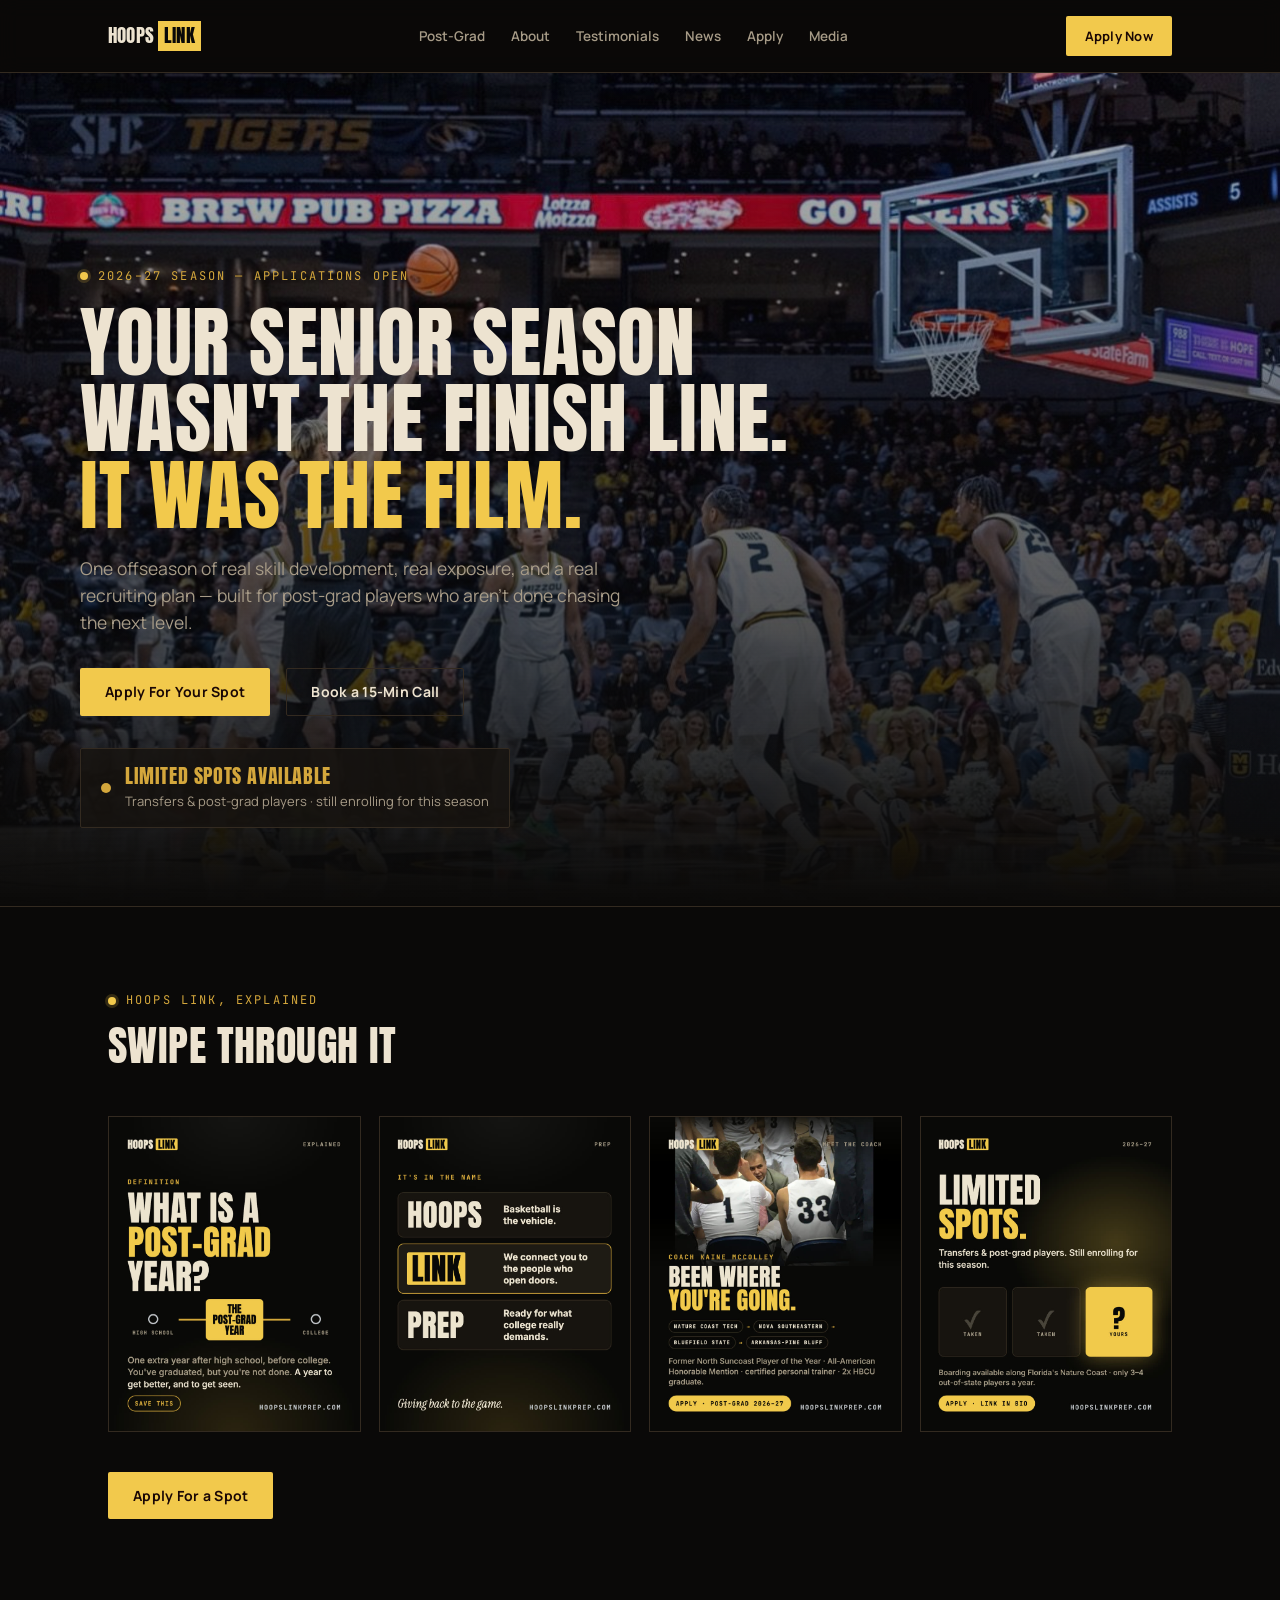
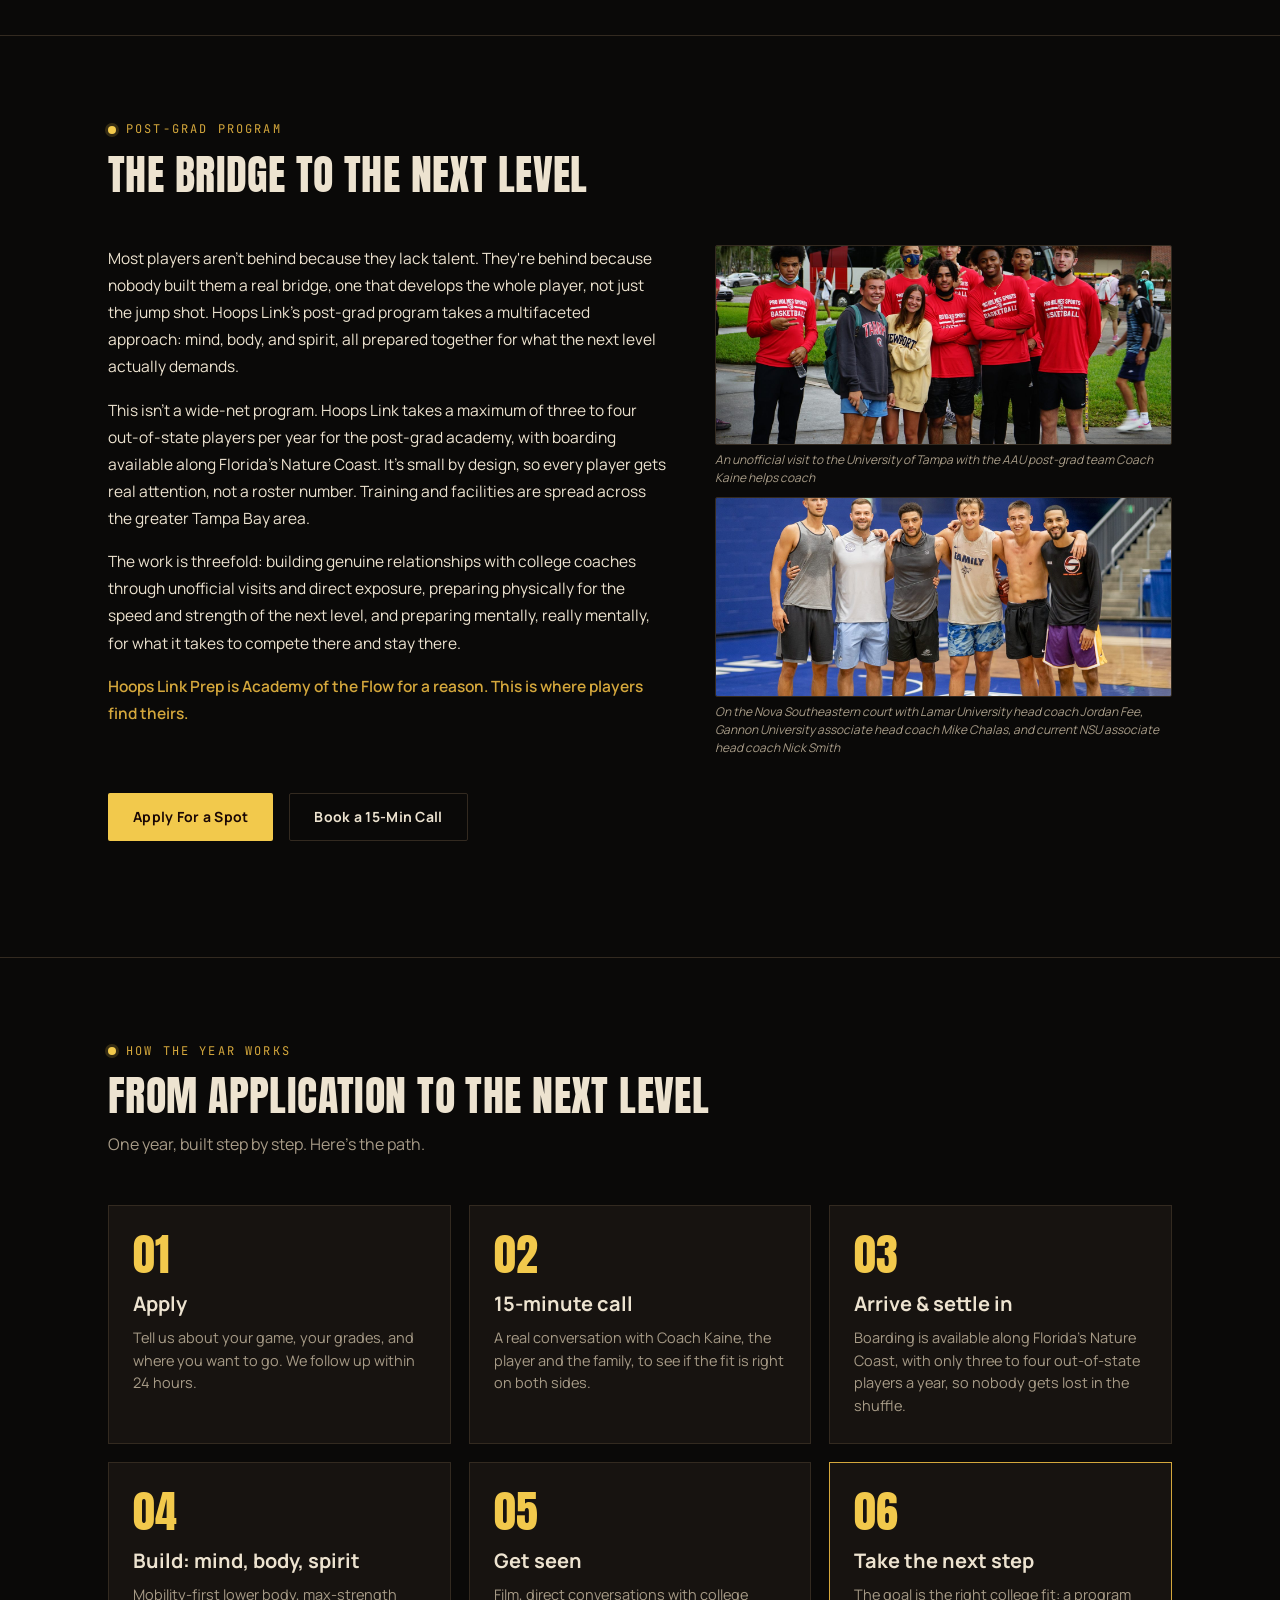
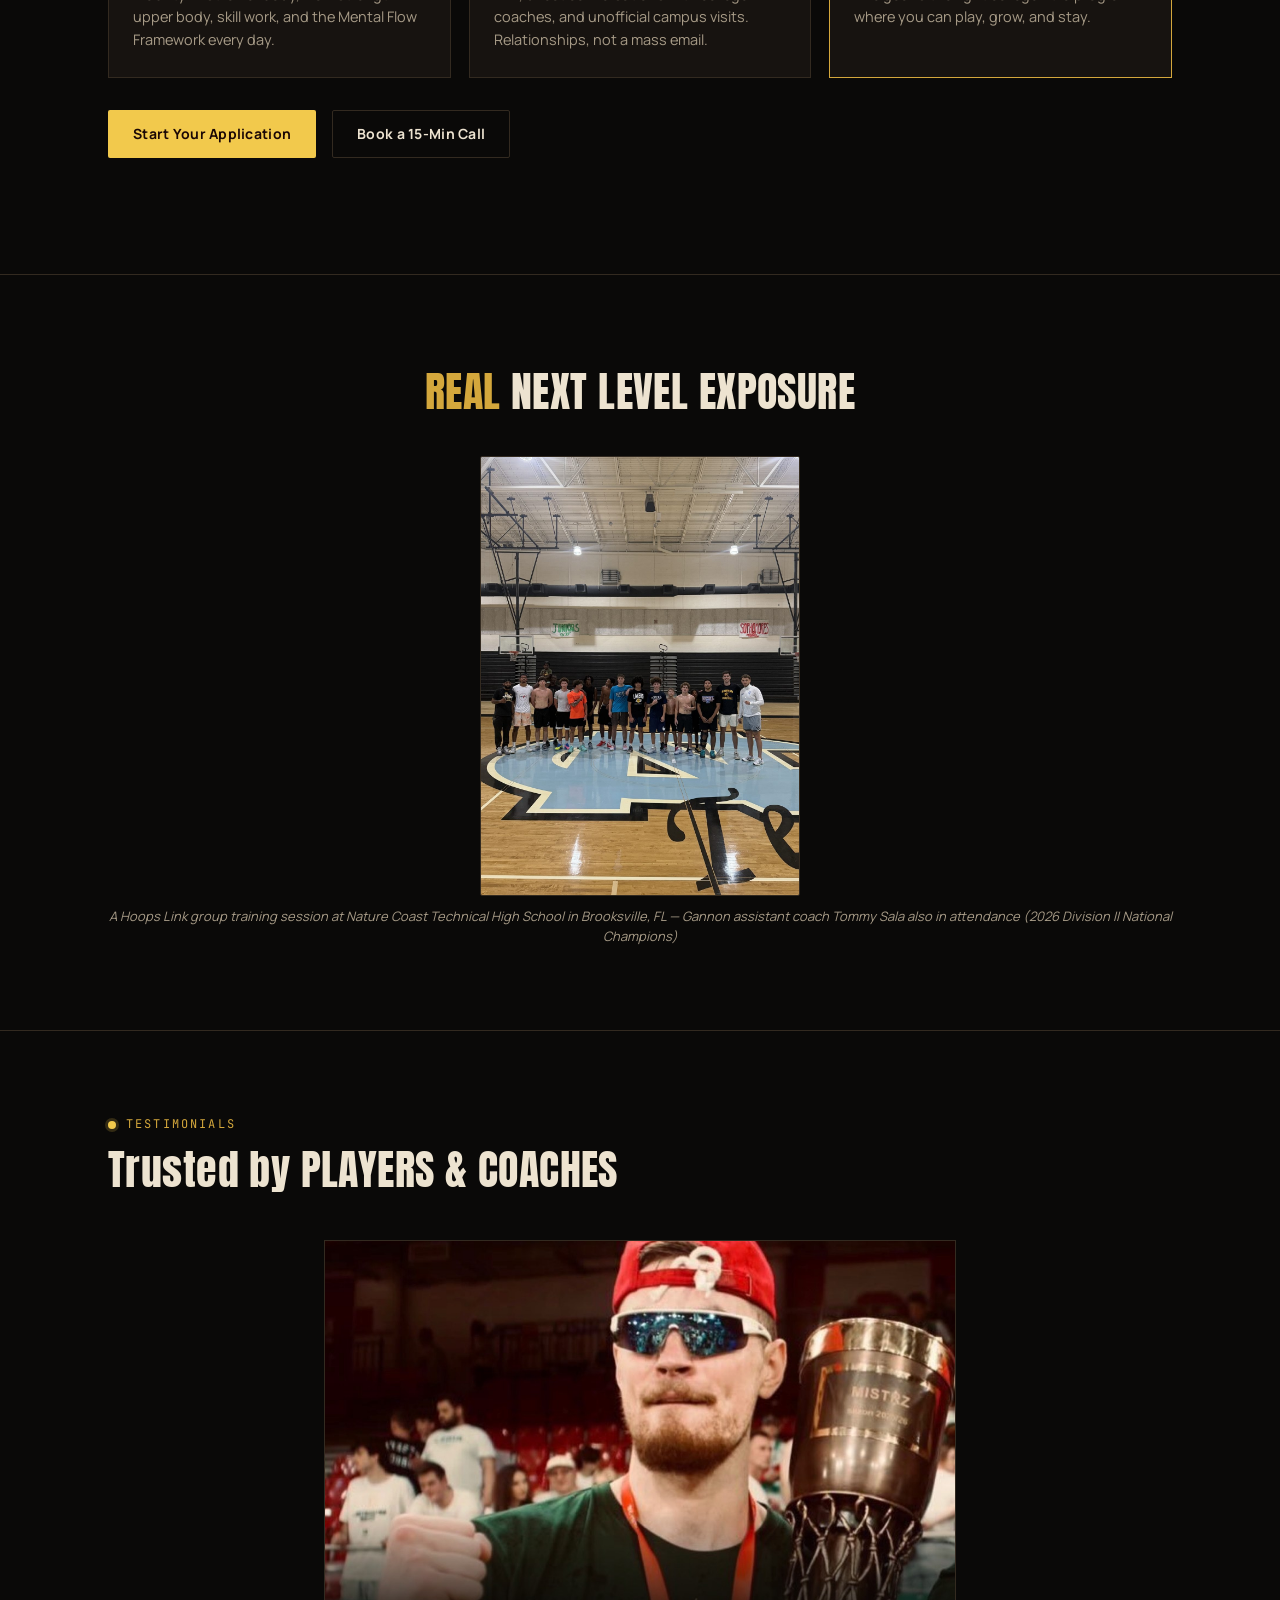
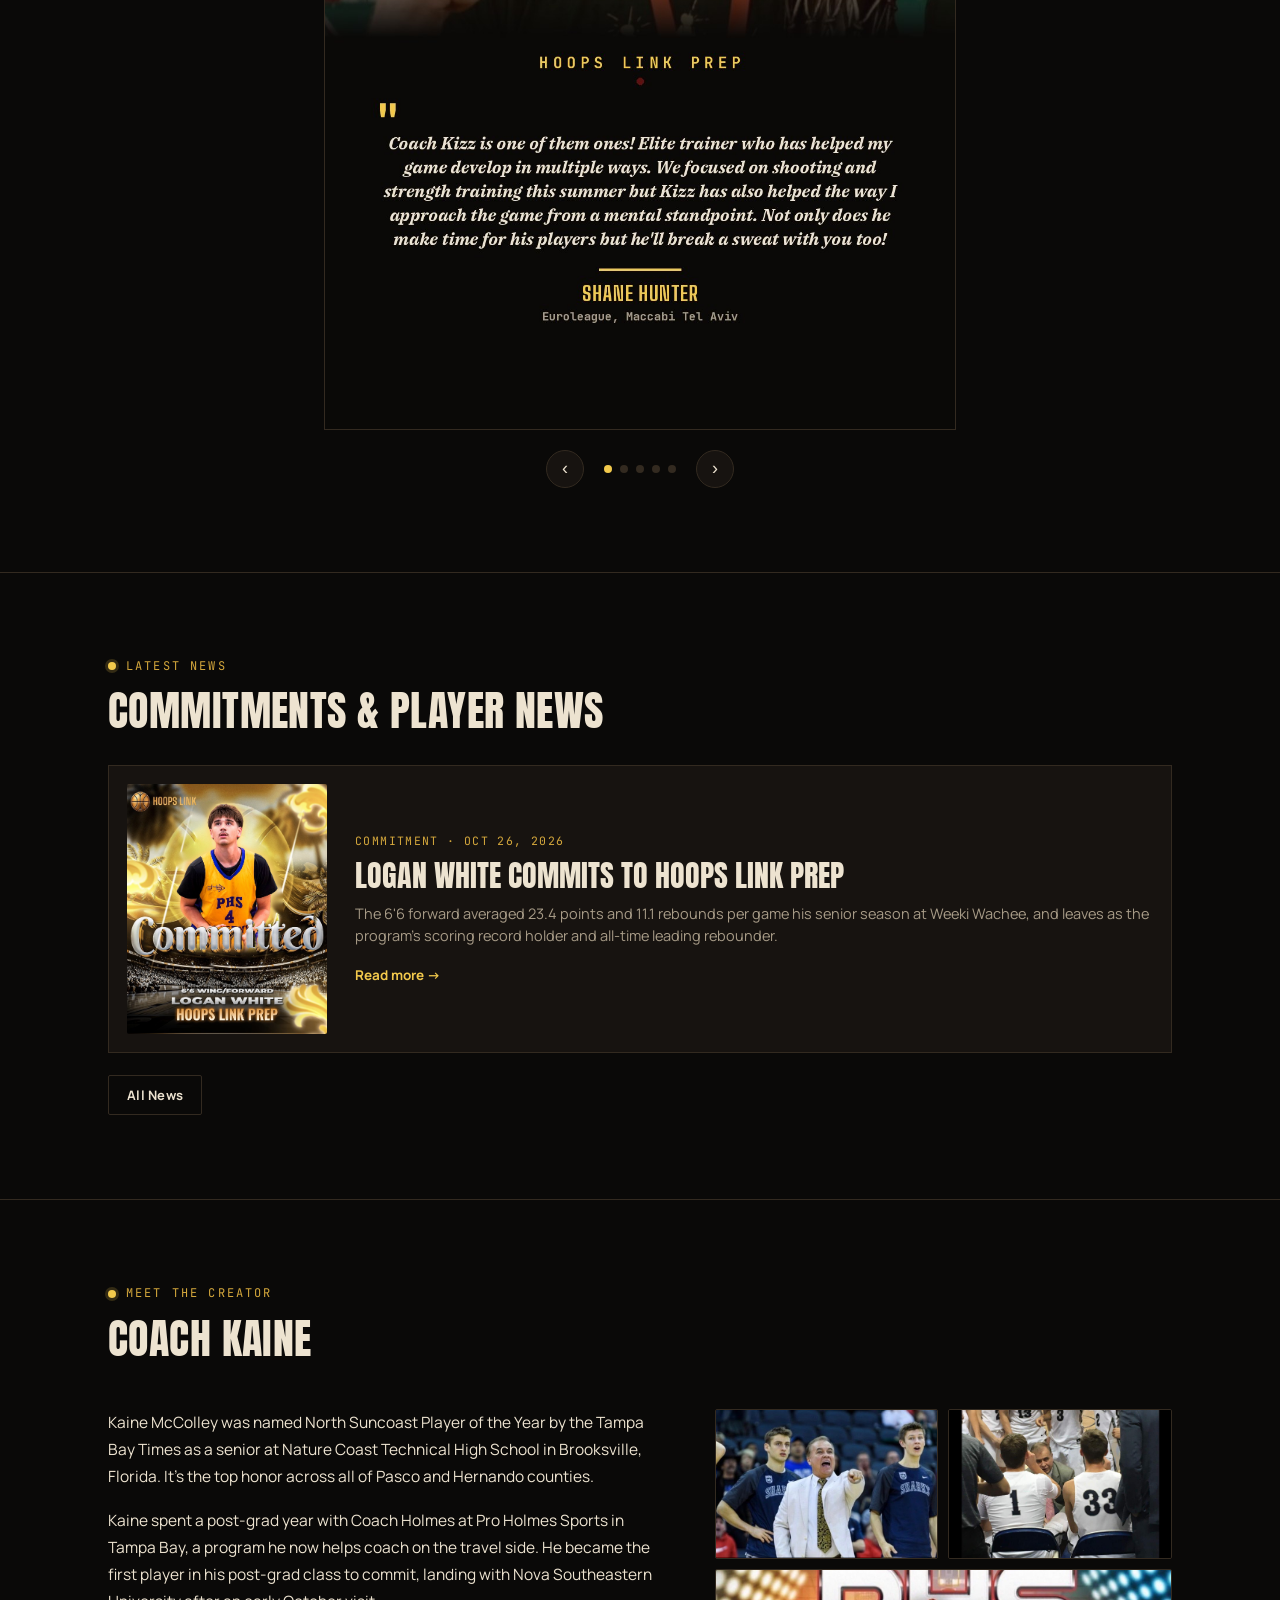
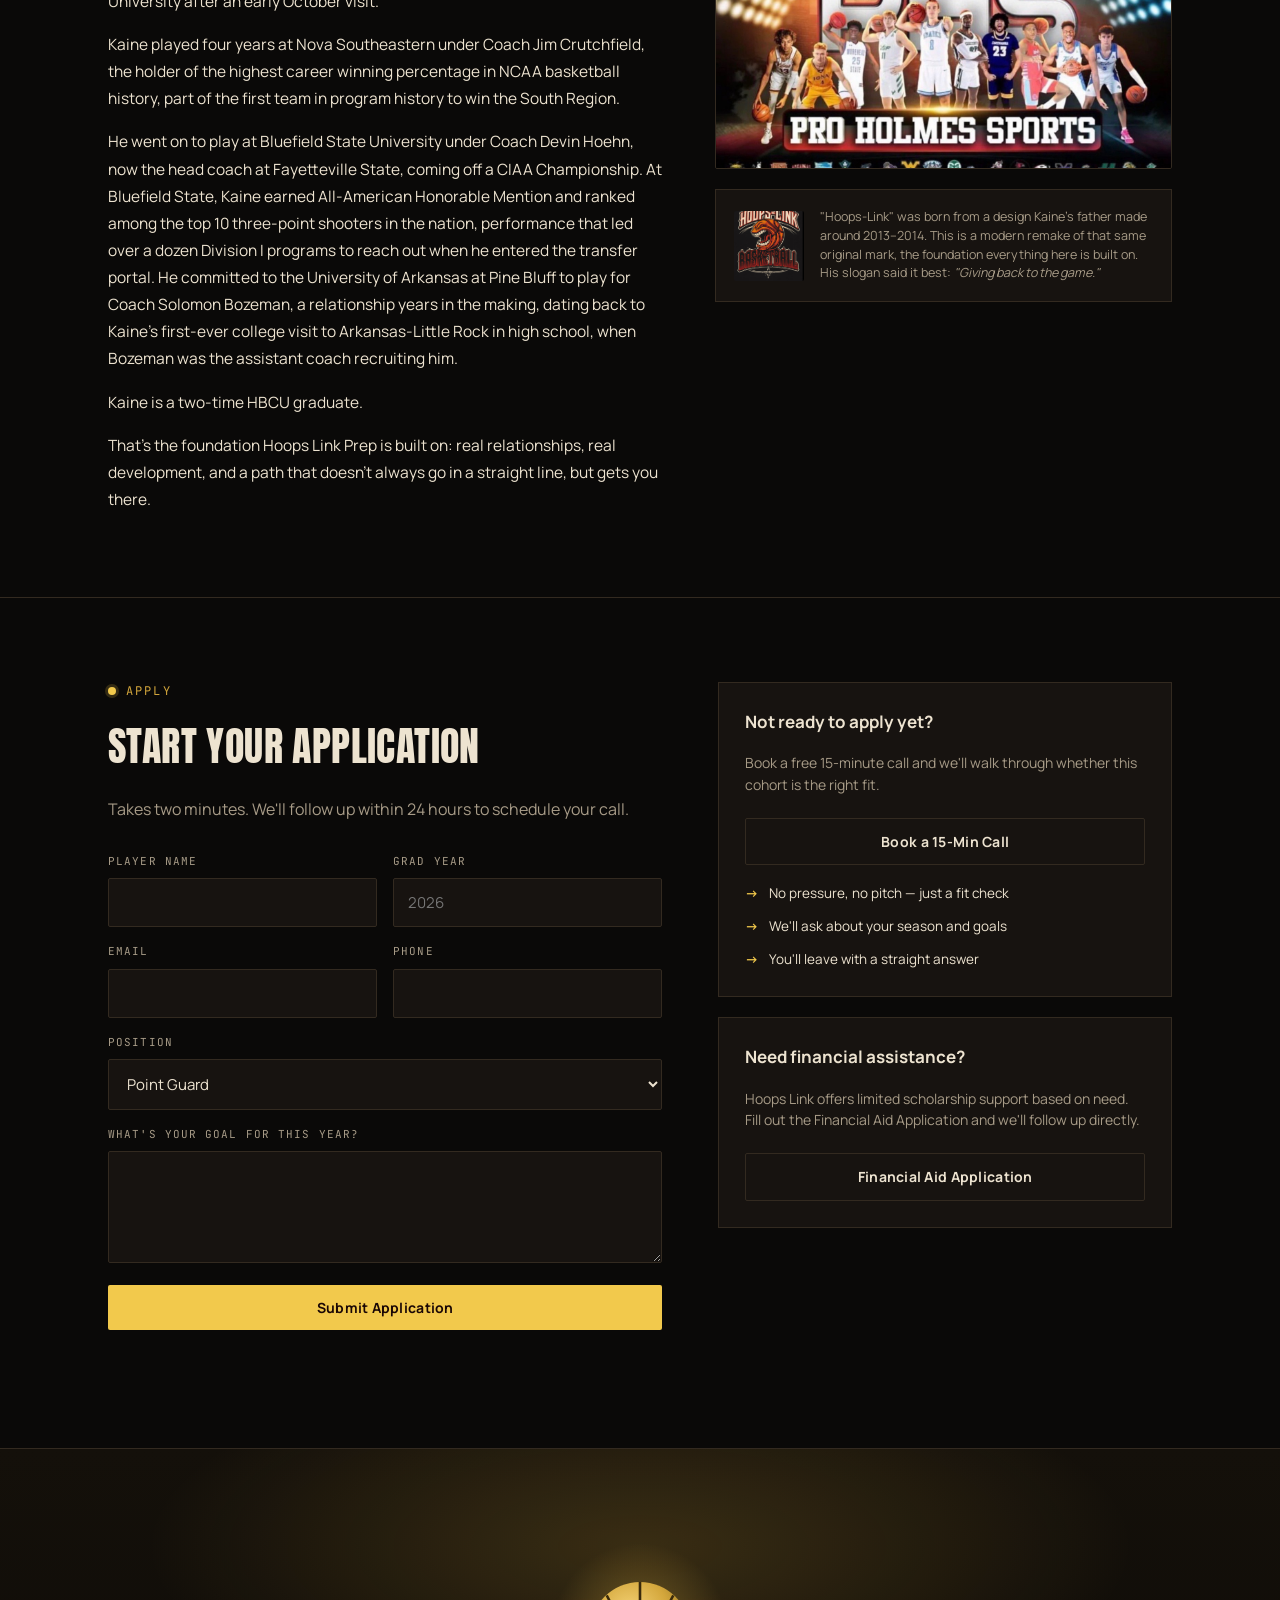
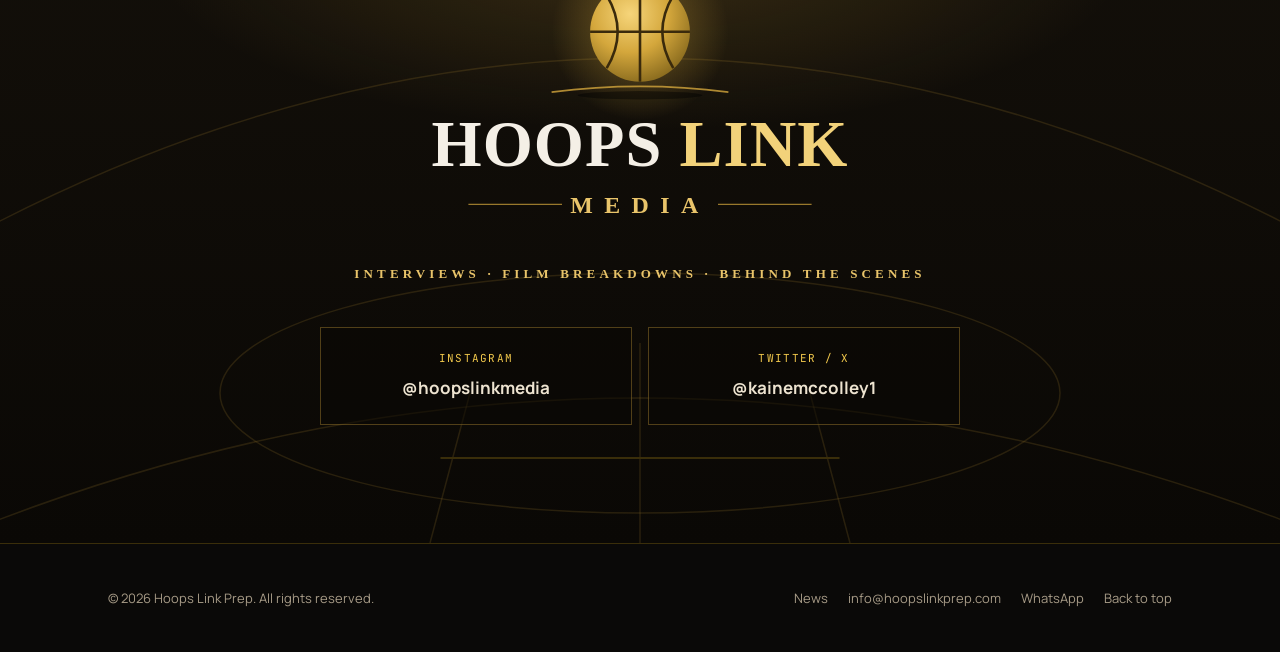
<file: index.html>
<!DOCTYPE html>
<html lang="en">
<head>
<!-- Google tag (gtag.js) -->
<script async src="https://www.googletagmanager.com/gtag/js?id=G-XSJRLJCHDC"></script>
<script>
  window.dataLayer = window.dataLayer || [];
  function gtag(){dataLayer.push(arguments);}
  gtag('js', new Date());
  gtag('config', 'G-XSJRLJCHDC');
</script>
<meta charset="UTF-8">
<meta name="viewport" content="width=device-width, initial-scale=1.0">
<title>Hoops Link Prep — Post-Grad Basketball Prep Program</title>
<link rel="icon" href="images/favicon.ico" sizes="any">
<link rel="icon" type="image/png" sizes="16x16" href="images/icon-16.png">
<link rel="icon" type="image/png" sizes="32x32" href="images/icon-32.png">
<link rel="icon" type="image/png" sizes="192x192" href="images/icon-192.png">
<link rel="apple-touch-icon" sizes="180x180" href="images/icon-180.png">
<meta property="og:title" content="Hoops Link Prep — Post-Grad Basketball Prep Program">
<meta property="og:description" content="Real skill development, real exposure, and a real recruiting plan for post-grad players ready for the next level.">
<meta property="og:image" content="https://hoopslinkprep.com/images/academy-flow-kiz.jpg">
<meta property="og:url" content="https://hoopslinkprep.com">
<meta property="og:type" content="website">
<meta name="twitter:card" content="summary_large_image">
<meta name="twitter:title" content="Hoops Link Prep — Post-Grad Basketball Prep Program">
<meta name="twitter:description" content="Real skill development, real exposure, and a real recruiting plan for post-grad players ready for the next level.">
<meta name="twitter:image" content="https://hoopslinkprep.com/images/academy-flow-kiz.jpg">
<meta name="description" content="Hoops Link Prep is a post-grad basketball prep program on Florida's Nature Coast (greater Tampa Bay), founded by Coach Kaine McColley. Player development, college coach relationships, and a year of building for transfers and post-grad players.">
<link rel="canonical" href="https://hoopslinkprep.com/">
<script type="application/ld+json">
{
  "@context": "https://schema.org",
  "@type": "SportsOrganization",
  "name": "Hoops Link Prep",
  "url": "https://hoopslinkprep.com",
  "logo": "https://hoopslinkprep.com/images/icon-512.png",
  "image": "https://hoopslinkprep.com/images/academy-flow-kiz.jpg",
  "description": "Post-grad basketball prep program on Florida's Nature Coast and the greater Tampa Bay area.",
  "sport": "Basketball",
  "email": "info@hoopslinkprep.com",
  "address": {
    "@type": "PostalAddress",
    "addressLocality": "Trinity",
    "addressRegion": "FL",
    "addressCountry": "US"
  },
  "areaServed": "Tampa Bay, Florida",
  "founder": {
    "@type": "Person",
    "name": "Kaine McColley",
    "jobTitle": "Founder and Head Coach",
    "sameAs": ["https://twitter.com/kainemccolley1"]
  },
  "sameAs": ["https://instagram.com/hoopslinkmedia"]
}
</script>
<link rel="preconnect" href="https://fonts.googleapis.com">
<link rel="preconnect" href="https://fonts.gstatic.com" crossorigin>
<link href="https://fonts.googleapis.com/css2?family=Anton&family=Bevan&family=JetBrains+Mono:wght@400;500;700&family=Manrope:wght@400;500;600;700;800&display=swap" rel="stylesheet">
<style>
  :root{
    --bg:#0A0908;
    --bg-elev:#171310;
    --bg-elev-2:#1F1A15;
    --red:#8C6D1F;
    --red-bright:#F2C94C;
    --maroon:#8C6D1F;
    --cream:#EDE3D0;
    --mute:#A79B87;
    --line:#332A20;
    --radius:2px;
    --gold:#D4A73C;
    --gold-bright:#F2C94C;
    --gold-dark:#8C6D1F;
  }
  *{box-sizing:border-box;}
  html{scroll-behavior:smooth;}
  body{
    margin:0;
    background:var(--bg);
    color:var(--cream);
    font-family:'Manrope',sans-serif;
    font-weight:400;
    line-height:1.55;
    -webkit-font-smoothing:antialiased;
  }
  img,svg{display:block;max-width:100%;}
  a{color:inherit;}
  .display{
    font-family:'Anton',sans-serif;
    text-transform:uppercase;
    letter-spacing:0.01em;
    font-weight:400;
  }
  .mono{font-family:'JetBrains Mono',monospace;}
  .wrap{max-width:1120px;margin:0 auto;padding:0 28px;}
  .eyebrow{
    font-family:'JetBrains Mono',monospace;
    font-size:12px;letter-spacing:0.18em;text-transform:uppercase;
    color:var(--gold);
    display:flex;align-items:center;gap:10px;
  }
  .eyebrow::before{
    content:"";width:8px;height:8px;background:var(--red-bright);
    display:inline-block;border-radius:50%;
    box-shadow:0 0 0 3px rgba(242,201,76,0.18);
  }
  ::selection{background:var(--red-bright);color:var(--bg);}
  :focus-visible{outline:2px solid var(--gold);outline-offset:3px;}

  header{
    position:sticky;top:0;z-index:50;
    background:rgba(10,9,8,0.9);
    backdrop-filter:blur(10px);
    border-bottom:1px solid var(--line);
  }
  nav{display:flex;align-items:center;justify-content:space-between;padding:16px 28px;max-width:1120px;margin:0 auto;}
  .logo{font-family:'Anton',sans-serif;font-size:19px;text-decoration:none;display:flex;letter-spacing:0.01em;}
  .logo span:first-child{color:var(--cream);}
  .logo span:last-child{color:var(--bg);background:var(--red-bright);padding:0 6px;margin-left:4px;}
  .navlinks{display:none;gap:26px;font-size:13.5px;font-weight:600;}
  .navlinks a{text-decoration:none;color:var(--mute);transition:color .15s;}
  .navlinks a:hover{color:var(--cream);}
  @media(min-width:900px){.navlinks{display:flex;}}
  .btn{
    font-family:'Manrope',sans-serif;font-weight:700;font-size:14px;letter-spacing:0.02em;
    padding:12px 24px;border-radius:var(--radius);border:1px solid transparent;cursor:pointer;
    text-decoration:none;display:inline-flex;align-items:center;justify-content:center;gap:8px;
    transition:transform .15s ease, background .15s ease, border-color .15s ease;
  }
  .btn-primary{background:var(--red-bright);color:#1a0705;}
  .btn-primary:hover{background:#ff4d33;transform:translateY(-1px);}
  .btn-outline{border-color:var(--line);color:var(--cream);background:transparent;}
  .btn-outline:hover{border-color:var(--gold);color:var(--gold);}
  .btn-gold{background:var(--gold-bright);color:#2b2005;}
  .btn-gold:hover{background:#ffd965;transform:translateY(-1px);}
  .btn-sm{padding:9px 18px;font-size:13px;}

  section{padding:84px 0;border-bottom:1px solid var(--line);}
  .section-head{max-width:640px;margin-bottom:48px;}
  .year-steps{list-style:none;padding:0;margin:0;display:grid;grid-template-columns:repeat(3,1fr);gap:18px;counter-reset:step;}
  .year-steps li{background:var(--bg-elev);border:1px solid var(--line);padding:26px 24px;position:relative;}
  .year-steps li::before{counter-increment:step;content:counter(step,decimal-leading-zero);display:block;font-family:'Anton',sans-serif;font-size:44px;color:var(--gold-bright);line-height:1;margin-bottom:12px;}
  .year-steps h3{font-size:20px;margin:0 0 8px;color:var(--cream);}
  .year-steps p{font-size:14.5px;color:var(--mute);margin:0;line-height:1.55;}
  .year-steps li.goal{border-color:var(--gold);}
  @media (max-width:860px){.year-steps{grid-template-columns:1fr 1fr;}}
  @media (max-width:560px){.year-steps{grid-template-columns:1fr;}}
  .explained-row{display:grid;grid-auto-flow:column;grid-auto-columns:minmax(220px,1fr);gap:18px;overflow-x:auto;scroll-snap-type:x mandatory;padding-bottom:12px;-webkit-overflow-scrolling:touch;}
  .explained-row figure{margin:0;scroll-snap-align:start;}
  .explained-row img{width:100%;aspect-ratio:4/5;object-fit:cover;display:block;border:1px solid var(--line);}
  @media (max-width:760px){.explained-row{grid-auto-columns:78%;}}
  .section-head h2{font-size:clamp(28px,4vw,42px);margin:14px 0 0;line-height:1.05;}
  .section-head p{color:var(--mute);font-size:16px;margin-top:14px;}

  /* HERO */
  .hero{position:relative;overflow:hidden;border-bottom:1px solid var(--line);}
  .hero-bg{
    position:absolute;inset:0;
    background:linear-gradient(180deg, rgba(10,9,8,0.25) 0%, rgba(10,9,8,0.65) 60%, var(--bg) 100%), url('images/mizzou-action.jpg');
    background-size:cover;background-position:center 30%;
  }
  .hero-inner{position:relative;z-index:2;padding:110px 0 78px;}
  .hero h1{font-size:clamp(38px,6.6vw,78px);line-height:0.98;margin:18px 0 22px;max-width:900px;}
  .hero h1 .accent{color:var(--red-bright);}
  .hero p.lede{max-width:560px;font-size:17.5px;color:var(--mute);margin:0 0 32px;}
  .hero-ctas{display:flex;gap:16px;flex-wrap:wrap;margin-bottom:32px;}
  .spots{display:inline-flex;align-items:center;gap:14px;max-width:100%;padding:16px 20px;background:rgba(23,19,16,0.85);border:1px solid var(--line);border-radius:var(--radius);}
  .spots-dot{width:10px;height:10px;border-radius:50%;background:var(--gold);flex:none;box-shadow:0 0 0 0 rgba(212,167,60,0.6);animation:spots-pulse 2s infinite;}
  @keyframes spots-pulse{70%{box-shadow:0 0 0 10px rgba(212,167,60,0);}100%{box-shadow:0 0 0 0 rgba(212,167,60,0);}}
  @media (prefers-reduced-motion:reduce){.spots-dot{animation:none;}}
  .spots-title{font-family:'Anton',sans-serif;font-size:20px;letter-spacing:0.03em;text-transform:uppercase;color:var(--gold);line-height:1.1;}
  .spots-sub{font-size:13px;color:var(--mute);margin-top:4px;}

  /* ABOUT */
  .about-grid{display:grid;grid-template-columns:1.1fr 0.9fr;gap:48px;align-items:start;}
  @media(max-width:860px){.about-grid{grid-template-columns:1fr;}}
  .about-grid p{color:var(--cream);font-size:15.5px;line-height:1.75;margin:0 0 16px;}
  .about-grid p:last-of-type{margin-bottom:0;}
  .photo-stack{display:grid;grid-template-columns:1fr 1fr;gap:10px;}
  .photo-stack img{border-radius:var(--radius);border:1px solid var(--line);object-fit:cover;width:100%;height:150px;}
  .photo-stack .wide{grid-column:1/-1;height:200px;}
  .photo-stack figure{margin:0;grid-column:1/-1;}
  .photo-stack figcaption{font-family:'Manrope',sans-serif;font-style:italic;font-size:12px;color:var(--mute);margin-top:6px;line-height:1.5;}
  .legacy-box{margin-top:20px;background:var(--bg-elev);border:1px solid var(--line);padding:18px;display:flex;gap:16px;align-items:center;}
  .legacy-box img{width:70px;height:70px;object-fit:cover;border-radius:var(--radius);flex-shrink:0;}
  .legacy-box p{font-size:12.5px;color:var(--mute);margin:0;line-height:1.5;}

  /* ROSTER / PILLAR GRID */
  .roster-grid{display:grid;grid-template-columns:repeat(auto-fit,minmax(240px,1fr));gap:1px;background:var(--line);border:1px solid var(--line);}
  .roster-item{background:var(--bg);padding:30px 24px;}
  .roster-num{font-family:'JetBrains Mono',monospace;color:var(--red-bright);font-size:12px;margin-bottom:12px;}
  .roster-item h3{font-size:17px;margin:0 0 10px;font-weight:700;}
  .roster-item p{color:var(--mute);font-size:14px;margin:0;line-height:1.6;}

  .full-photo{width:100%;border-radius:var(--radius);border:1px solid var(--line);margin:32px 0 0;height:280px;object-fit:cover;object-position:center 25%;}
  .full-photo.portrait{width:320px;height:440px;margin-left:auto;margin-right:auto;object-position:center 15%;}
  .photo-caption{font-family:'Manrope',sans-serif;font-style:italic;font-size:13px;color:var(--mute);margin-top:10px;}
  .photo-caption.center{text-align:center;}

  /* TRAINING PRICING */
  .price-grid{display:grid;grid-template-columns:repeat(auto-fit,minmax(250px,1fr));gap:18px;margin-top:36px;}
  .price-card{background:var(--bg-elev);border:1px solid var(--line);padding:30px 24px;display:flex;flex-direction:column;}
  .price-card.feat{border-color:var(--red-bright);}
  .price-tier{font-family:'JetBrains Mono',monospace;font-size:11px;color:var(--gold);letter-spacing:0.13em;margin-bottom:12px;}
  .price-card h3{font-size:21px;margin:0 0 6px;}
  .price-amt{font-family:'JetBrains Mono',monospace;font-size:26px;color:var(--cream);margin-bottom:6px;}
  .price-sub{font-size:12.5px;color:var(--mute);margin-bottom:20px;}
  .price-list{list-style:none;padding:0;margin:0 0 24px;flex:1;}
  .price-list li{font-size:13.5px;color:var(--cream);padding:8px 0;border-top:1px solid var(--line);}
  .price-list li:first-child{border-top:none;}
  .groups-note{margin-top:14px;background:var(--bg-elev);border:1px solid var(--line);padding:16px 20px;font-size:13px;color:var(--mute);font-family:'Manrope',sans-serif;}

  /* TESTIMONIALS */

  .testi-carousel{position:relative;max-width:640px;margin:0 auto;}
  .testi-track-wrap{overflow:hidden;}
  .testi-track{display:flex;transition:transform 0.4s cubic-bezier(0.4,0,0.2,1);}
  .testi-slide{flex:0 0 100%;padding:0 4px;box-sizing:border-box;}
  .testi-card{background:var(--bg-elev);border:1px solid var(--line);padding:24px;min-height:180px;display:flex;flex-direction:column;justify-content:center;}
  .testi-graphic-card{padding:0;background:transparent;border:1px solid var(--line);overflow:hidden;}
  .testi-graphic-card img{width:100%;display:block;}
  .testi-card blockquote{margin:0 0 14px;font-size:13.5px;line-height:1.65;color:var(--cream);}
  .testi-card cite{font-style:normal;font-family:'JetBrains Mono',monospace;font-size:11.5px;color:var(--mute);display:block;}
  .testi-avatar-row{display:flex;align-items:center;gap:16px;margin-top:8px;}
  .testi-card-photo{width:100%;height:auto;max-height:420px;object-fit:contain;background:var(--bg);border-radius:var(--radius);border:1px solid var(--line);margin-bottom:16px;display:block;}
  .testi-card cite a{color:var(--gold);text-decoration:none;border-bottom:1px solid transparent;transition:border-color .15s;}
  .testi-card cite a:hover{border-color:var(--gold);}
  .testi-card cite b{color:var(--gold);font-weight:600;}
  .testi-card.pending{border-style:dashed;display:flex;align-items:center;justify-content:center;text-align:center;color:var(--mute);font-size:13px;font-family:'JetBrains Mono',monospace;}
  .carousel-controls{display:flex;align-items:center;justify-content:center;gap:20px;margin-top:20px;}
  .carousel-arrow{
    background:var(--bg-elev);border:1px solid var(--line);color:var(--cream);
    width:38px;height:38px;border-radius:50%;cursor:pointer;
    display:flex;align-items:center;justify-content:center;font-size:18px;
    transition:border-color .15s, color .15s;
  }
  .carousel-arrow:hover{border-color:var(--gold);color:var(--gold);}
  .carousel-dots{display:flex;gap:8px;}
  .carousel-dot{width:8px;height:8px;border-radius:50%;background:var(--line);border:none;padding:0;cursor:pointer;transition:background .15s;}
  .carousel-dot.active{background:var(--gold-bright);}

  /* LATEST NEWS */
  .news-teaser{display:grid;grid-template-columns:200px 1fr;gap:28px;align-items:center;background:var(--bg-elev);border:1px solid var(--line);padding:18px;text-decoration:none;transition:border-color .15s;}
  .news-teaser:hover{border-color:var(--gold);}
  .news-teaser img{width:100%;height:auto;aspect-ratio:4/5;object-fit:cover;border-radius:var(--radius);}
  .news-teaser h3{font-family:'Anton',sans-serif;text-transform:uppercase;font-weight:400;font-size:clamp(22px,3vw,30px);line-height:1.08;margin:10px 0;}
  .news-teaser p{color:var(--mute);font-size:14.5px;margin:0 0 14px;}
  .news-teaser .news-meta{font-family:'JetBrains Mono',monospace;font-size:11.5px;letter-spacing:0.12em;text-transform:uppercase;color:var(--gold);}
  .news-teaser .read-more{font-weight:700;font-size:13.5px;color:var(--gold-bright);}
  @media(max-width:620px){.news-teaser{grid-template-columns:1fr;}}

  /* MEDIA SECTION — scoped gold override */
  .media-section{
    --bg-elev:#141005;
    --line:#3A2E0A;
    --mute:#B8A66B;
    position:relative;
    background:#0A0805;
    overflow:hidden;
  }
  .media-bg{position:absolute;inset:0;background:radial-gradient(ellipse 55% 38% at 50% 14%, rgba(212,167,60,0.20), rgba(212,167,60,0) 70%),linear-gradient(180deg,#14100A 0%,#0A0805 100%);}
  .media-court{position:absolute;left:50%;bottom:0;transform:translateX(-50%);width:1400px;max-width:none;height:auto;opacity:.55;pointer-events:none;}
  .media-inner{text-align:center;}
  .sr-only{position:absolute;width:1px;height:1px;overflow:hidden;clip:rect(0 0 0 0);white-space:nowrap;}
  .hlm-logo{display:block;margin:0 auto;max-width:520px;width:100%;overflow:visible;}
  .hlm-br{display:none;}
  @media (max-width:600px){.media-section .hlm-tag{letter-spacing:.2em;font-size:11px;}.hlm-br{display:inline;}.hlm-sep{display:none;}}
  .hlm-tag{font-family:Georgia,'Times New Roman',serif;font-weight:700;letter-spacing:.32em;font-size:13px;color:#E9C46A;text-transform:uppercase;margin:22px 0 0;line-height:2;}
  .media-section .media-links{justify-content:center;max-width:640px;margin:40px auto 0;}
  .media-section .media-card{background:rgba(10,8,5,.55);border:1px solid rgba(212,167,60,.35);text-align:center;}
  .media-inner{position:relative;z-index:2;}
  .media-section .eyebrow{color:var(--gold-bright);}
  .media-section .eyebrow::before{background:var(--gold-bright);box-shadow:0 0 0 3px rgba(242,201,76,0.18);}
  .media-links{display:flex;gap:16px;flex-wrap:wrap;margin-top:28px;}
  .media-card{background:rgba(20,16,5,0.7);border:1px solid var(--line);padding:22px 24px;flex:1;min-width:220px;text-decoration:none;transition:border-color .15s;}
  .media-card:hover{border-color:var(--gold-bright);}
  .media-card .platform{font-family:'JetBrains Mono',monospace;font-size:11px;color:var(--gold-bright);letter-spacing:0.12em;margin-bottom:8px;}
  .media-card .handle{font-size:17px;font-weight:700;color:var(--cream);}

  /* APPLY */
  .apply-grid{display:grid;grid-template-columns:1.1fr 0.9fr;gap:56px;align-items:start;}
  @media(max-width:860px){.apply-grid{grid-template-columns:1fr;}}
  form{display:grid;gap:16px;}
  .field{display:grid;gap:8px;}
  .field label{font-family:'JetBrains Mono',monospace;font-size:11px;letter-spacing:0.1em;text-transform:uppercase;color:var(--mute);}
  .field input,.field select,.field textarea{
    background:var(--bg-elev);border:1px solid var(--line);color:var(--cream);padding:13px 14px;
    font-family:'Manrope',sans-serif;font-size:15px;border-radius:var(--radius);
  }
  .field input:focus,.field select:focus,.field textarea:focus{border-color:var(--gold);outline:none;}
  .row2{display:grid;grid-template-columns:1fr 1fr;gap:16px;}
  @media(max-width:520px){.row2{grid-template-columns:1fr;}}
  .form-msg{font-family:'JetBrains Mono',monospace;font-size:13px;color:var(--gold);min-height:18px;}
  .side-card{background:var(--bg-elev);border:1px solid var(--line);padding:26px;}
  .side-card h3{margin-top:0;font-size:17px;}
  .side-card p{color:var(--mute);font-size:14px;}
  .side-list{list-style:none;padding:0;margin:18px 0 0;display:grid;gap:12px;}
  .side-list li{display:flex;gap:10px;font-size:13.5px;color:var(--cream);}
  .side-list li::before{content:"→";color:var(--red-bright);font-weight:700;}

  footer{padding:44px 0;}
  .foot-grid{display:flex;justify-content:space-between;flex-wrap:wrap;gap:22px;align-items:center;}
  .foot-grid p{color:var(--mute);font-size:13px;margin:0;}
  .foot-links{display:flex;gap:20px;font-size:13px;}
  .foot-links a{text-decoration:none;color:var(--mute);}
  .foot-links a:hover{color:var(--cream);}

  @media (prefers-reduced-motion: reduce){html{scroll-behavior:auto;}*{transition:none !important;}}
</style>
</head>
<body>

<header>
  <nav>
    <a href="#top" class="logo"><span>HOOPS</span><span>LINK</span></a>
    <div class="navlinks">
      <a href="#post-grad">Post-Grad</a>
      <a href="#about">About</a>
      <a href="#testimonials">Testimonials</a>
      <a href="/news/">News</a>
      <a href="#apply">Apply</a>
      <a href="#media">Media</a>
    </div>
    <a href="#apply" class="btn btn-primary btn-sm">Apply Now</a>
  </nav>
</header>

<main id="top">



  <!-- HERO -->
  <section class="hero" style="padding-bottom:0;">
    <div class="hero-bg"></div>
    <div class="wrap hero-inner">
      <span class="eyebrow">2026–27 SEASON — APPLICATIONS OPEN</span>
      <h1 class="display">YOUR SENIOR SEASON<br>WASN'T THE FINISH LINE.<br><span class="accent">IT WAS THE FILM.</span></h1>
      <p class="lede">One offseason of real skill development, real exposure, and a real recruiting plan — built for post-grad players who aren't done chasing the next level.</p>
      <div class="hero-ctas">
        <a href="#apply" class="btn btn-primary">Apply For Your Spot</a>
        <a href="https://calendly.com/hoopslinkbiz/30min" target="_blank" rel="noopener" class="btn btn-outline">Book a 15-Min Call</a>
      </div>
      <div class="spots">
        <span class="spots-dot" aria-hidden="true"></span>
        <div>
          <div class="spots-title">Limited spots available</div>
          <div class="spots-sub">Transfers &amp; post-grad players · still enrolling for this season</div>
        </div>
      </div>
    </div>
  </section>

  <!-- HOOPS LINK, EXPLAINED (Hoops Link Media graphics; sources in HOOPSLINK/media/graphics/ig-set-01) -->
  <section id="explained">
    <div class="wrap">
      <div class="section-head">
        <span class="eyebrow">Hoops Link, Explained</span>
        <h2 class="display">Swipe through it</h2>
      </div>
      <div class="explained-row">
        <figure><img src="images/graphics/02-what-is-post-grad.jpg" loading="lazy" alt="What is a post-grad year? One extra year after high school, before college. You've graduated, but you're not done. A year to get better, and to get seen."></figure>
        <figure><img src="images/graphics/03-its-in-the-name.jpg" loading="lazy" alt="It's in the name. Hoops: basketball is the vehicle. Link: we connect you to the people who open doors. Prep: ready for what college really demands. Giving back to the game."></figure>
        <figure><img src="images/graphics/07-meet-coach-kaine.jpg" loading="lazy" alt="Meet the coach: Coach Kaine McColley. Been where you're going. Nature Coast Tech, Nova Southeastern, Bluefield State, Arkansas-Pine Bluff. Former North Suncoast Player of the Year, All-American Honorable Mention, certified personal trainer, 2x HBCU graduate."></figure>
        <figure><img src="images/graphics/06-limited-spots.jpg" loading="lazy" alt="Limited spots for 2026-27. Transfers and post-grad players, still enrolling for this season. Boarding available along Florida's Nature Coast, only 3 to 4 out-of-state players a year."></figure>
      </div>
      <div class="hero-ctas" style="margin-top:28px;">
        <a href="#apply" class="btn btn-primary">Apply For a Spot</a>
      </div>
    </div>
  </section>


  <!-- POST-GRAD PROGRAM -->
  <section id="post-grad">
    <div class="wrap">
      <div class="section-head">
        <span class="eyebrow">Post-Grad Program</span>
        <h2 class="display">The bridge to the next level</h2>
      </div>
      <div class="about-grid">
        <div>
          <p>Most players aren't behind because they lack talent. They're behind because nobody built them a real bridge, one that develops the whole player, not just the jump shot. Hoops Link's post-grad program takes a multifaceted approach: mind, body, and spirit, all prepared together for what the next level actually demands.</p>
          <p>This isn't a wide-net program. Hoops Link takes a maximum of three to four out-of-state players per year for the post-grad academy, with boarding available along Florida's Nature Coast. It's small by design, so every player gets real attention, not a roster number. Training and facilities are spread across the greater Tampa Bay area.</p>
          <p>The work is threefold: building genuine relationships with college coaches through unofficial visits and direct exposure, preparing physically for the speed and strength of the next level, and preparing mentally, really mentally, for what it takes to compete there and stay there.</p>
          <p style="color:var(--gold);font-weight:600;">Hoops Link Prep is Academy of the Flow for a reason. This is where players find theirs.</p>
        </div>
        <div>
          <div class="photo-stack">
            <figure>
              <img src="images/pro-holmes-tampa.jpg" alt="Players on an unofficial campus tour at University of Tampa" class="wide">
              <figcaption>An unofficial visit to the University of Tampa with the AAU post-grad team Coach Kaine helps coach</figcaption>
            </figure>
            <figure>
              <img src="images/nsu-team-coaches.jpg" alt="Coach Kaine with Nova Southeastern coaching staff, including associate head coach Nick Smith and Lamar University head coach Jordan Fee" class="wide">
              <figcaption>On the Nova Southeastern court with Lamar University head coach Jordan Fee, Gannon University associate head coach Mike Chalas, and current NSU associate head coach Nick Smith</figcaption>
            </figure>
          </div>
        </div>
      </div>
      <div class="hero-ctas" style="margin-top:36px;">
        <a href="#apply" class="btn btn-primary">Apply For a Spot</a>
        <a href="https://calendly.com/hoopslinkbiz/30min" target="_blank" rel="noopener" class="btn btn-outline">Book a 15-Min Call</a>
      </div>
    </div>
  </section>

  <!-- HOW THE YEAR WORKS -->
  <section id="how-it-works">
    <div class="wrap">
      <div class="section-head">
        <span class="eyebrow">How the Year Works</span>
        <h2 class="display">From application to the next level</h2>
        <p>One year, built step by step. Here's the path.</p>
      </div>
      <ol class="year-steps">
        <li><h3>Apply</h3><p>Tell us about your game, your grades, and where you want to go. We follow up within 24 hours.</p></li>
        <li><h3>15-minute call</h3><p>A real conversation with Coach Kaine, the player and the family, to see if the fit is right on both sides.</p></li>
        <li><h3>Arrive &amp; settle in</h3><p>Boarding is available along Florida's Nature Coast, with only three to four out-of-state players a year, so nobody gets lost in the shuffle.</p></li>
        <li><h3>Build: mind, body, spirit</h3><p>Mobility-first lower body, max-strength upper body, skill work, and the Mental Flow Framework every day.</p></li>
        <li><h3>Get seen</h3><p>Film, direct conversations with college coaches, and unofficial campus visits. Relationships, not a mass email.</p></li>
        <li class="goal"><h3>Take the next step</h3><p>The goal is the right college fit: a program where you can play, grow, and stay.</p></li>
      </ol>
      <div class="hero-ctas" style="margin-top:32px;">
        <a href="#apply" class="btn btn-primary">Start Your Application</a>
        <a href="https://calendly.com/hoopslinkbiz/30min" target="_blank" rel="noopener" class="btn btn-outline">Book a 15-Min Call</a>
      </div>
    </div>
  </section>

  <section>
    <div class="wrap">
      <h2 class="display" style="text-align:center;font-size:clamp(28px,4vw,42px);margin:0 0 28px;"><span style="color:var(--gold);">REAL</span> NEXT LEVEL EXPOSURE</h2>
      <img src="images/nature-coast-group.jpg" alt="Hoops Link group training session at Nature Coast Technical High School in Brooksville, Florida, with Gannon assistant coach Tommy Sala in attendance" class="full-photo portrait">
      <div class="photo-caption center">A Hoops Link group training session at Nature Coast Technical High School in Brooksville, FL — Gannon assistant coach Tommy Sala also in attendance (2026 Division II National Champions)</div>
    </div>
  </section>

  <!-- TESTIMONIALS -->
  <section id="testimonials">
    <div class="wrap">
      <div class="section-head">
        <span class="eyebrow">Testimonials</span>
        <h2 class="display"><span style="text-transform:none;">Trusted by</span> players & coaches</h2>
      </div>

      <div class="testi-carousel">
        <div class="testi-track-wrap">
          <div class="testi-track" id="testi-track">
            <div class="testi-slide">
              <div class="testi-card testi-graphic-card">
                <img src="images/testimonial-shane-card.jpg" alt="Shane Hunter testimonial">
              </div>
            </div>
            <div class="testi-slide">
              <div class="testi-card testi-graphic-card">
                <img src="images/testimonial-bozeman-card.jpg" alt="Coach Solomon Bozeman testimonial">
              </div>
            </div>
            <div class="testi-slide">
              <div class="testi-card testi-graphic-card">
                <img src="images/testimonial-fee-card.jpg" alt="Coach Jordan Fee testimonial">
              </div>
            </div>
            <div class="testi-slide">
              <div class="testi-card testi-graphic-card">
                <img src="images/testimonial-rey-card.jpg" alt="Rey Idowu testimonial">
              </div>
            </div>
            <div class="testi-slide">
              <div class="testi-card testi-graphic-card">
                <img src="images/testimonial-nicksmith1-card.jpg" alt="Coach Nick Smith testimonial">
              </div>
            </div>
          </div>
        </div>
        <div class="carousel-controls">
          <button class="carousel-arrow" id="testi-prev" aria-label="Previous testimonial">‹</button>
          <div class="carousel-dots" id="testi-dots"></div>
          <button class="carousel-arrow" id="testi-next" aria-label="Next testimonial">›</button>
        </div>
      </div>
    </div>
  </section>

  <!-- LATEST NEWS -->
  <section id="news">
    <div class="wrap">
      <div class="section-head" style="margin-bottom:32px;">
        <span class="eyebrow">Latest News</span>
        <h2 class="display">Commitments &amp; player news</h2>
      </div>
      <a href="/news/logan-white-commits.html" class="news-teaser">
        <img src="images/news/logan-white-committed.jpg" alt="Logan White commitment graphic" width="1080" height="1343" loading="lazy">
        <div>
          <div class="news-meta">Commitment · Oct 26, 2026</div>
          <h3>Logan White commits to Hoops Link Prep</h3>
          <p>The 6'6 forward averaged 23.4 points and 11.1 rebounds per game his senior season at Weeki Wachee, and leaves as the program's scoring record holder and all-time leading rebounder.</p>
          <span class="read-more">Read more →</span>
        </div>
      </a>
      <div style="margin-top:22px;"><a href="/news/" class="btn btn-outline btn-sm">All News</a></div>
    </div>
  </section>

  <!-- ABOUT -->
  <section id="about">
    <div class="wrap">
      <div class="section-head">
        <span class="eyebrow">Meet the Creator</span>
        <h2 class="display">Coach Kaine</h2>
      </div>
      <div class="about-grid">
        <div>
          <p>Kaine McColley was named North Suncoast Player of the Year by the Tampa Bay Times as a senior at Nature Coast Technical High School in Brooksville, Florida. It's the top honor across all of Pasco and Hernando counties.</p>
          <p>Kaine spent a post-grad year with Coach Holmes at Pro Holmes Sports in Tampa Bay, a program he now helps coach on the travel side. He became the first player in his post-grad class to commit, landing with Nova Southeastern University after an early October visit.</p>
          <p>Kaine played four years at Nova Southeastern under Coach Jim Crutchfield, the holder of the highest career winning percentage in NCAA basketball history, part of the first team in program history to win the South Region.</p>
          <p>He went on to play at Bluefield State University under Coach Devin Hoehn, now the head coach at Fayetteville State, coming off a CIAA Championship. At Bluefield State, Kaine earned All-American Honorable Mention and ranked among the top 10 three-point shooters in the nation, performance that led over a dozen Division I programs to reach out when he entered the transfer portal. He committed to the University of Arkansas at Pine Bluff to play for Coach Solomon Bozeman, a relationship years in the making, dating back to Kaine's first-ever college visit to Arkansas-Little Rock in high school, when Bozeman was the assistant coach recruiting him.</p>
          <p>Kaine is a two-time HBCU graduate.</p>
          <p>That's the foundation Hoops Link Prep is built on: real relationships, real development, and a path that doesn't always go in a straight line, but gets you there.</p>
        </div>
        <div>
          <div class="photo-stack">
            <img src="images/crutchfield-sideline.jpg" alt="Coach Kaine on the sideline with Coach Jim Crutchfield, Nova Southeastern">
            <img src="images/crutchfield-huddle.jpg" alt="Coach Kaine in a team huddle with Coach Jim Crutchfield">
            <img src="images/pro-holmes-sports-banner.jpg" alt="Pro Holmes Sports roster banner featuring players across multiple college programs" class="wide">
          </div>
          <div class="legacy-box">
            <img src="images/hoopslink-logo-mockup.jpg" alt="Hoops Link Basketball design, originally created by Kaine's father">
            <p>"Hoops-Link" was born from a design Kaine's father made around 2013–2014. This is a modern remake of that same original mark, the foundation everything here is built on. His slogan said it best: <em>"Giving back to the game."</em></p>
          </div>
        </div>
      </div>
    </div>
  </section>

  <!-- APPLY -->
  <section id="apply">
    <div class="wrap apply-grid">
      <div>
        <span class="eyebrow">Apply</span>
        <h2 class="display" style="font-size:clamp(28px,4vw,40px);margin:14px 0 20px;">Start your application</h2>
        <p style="color:var(--mute);margin-bottom:32px;">Takes two minutes. We'll follow up within 24 hours to schedule your call.</p>

        <form id="apply-form" action="https://formspree.io/f/xzdnnrkl" method="POST">
          <div class="row2">
            <div class="field"><label for="name">Player Name</label><input type="text" id="name" name="name" required></div>
            <div class="field"><label for="gradyear">Grad Year</label><input type="text" id="gradyear" name="gradyear" placeholder="2026" required></div>
          </div>
          <div class="row2">
            <div class="field"><label for="email">Email</label><input type="email" id="email" name="email" required></div>
            <div class="field"><label for="phone">Phone</label><input type="tel" id="phone" name="phone" required></div>
          </div>
          <div class="field">
            <label for="position">Position</label>
            <select id="position" name="position">
              <option>Point Guard</option><option>Shooting Guard</option><option>Wing</option><option>Forward</option><option>Center</option>
            </select>
          </div>
          <div class="field"><label for="goals">What's your goal for this year?</label><textarea id="goals" name="goals" rows="4"></textarea></div>
          <button type="submit" class="btn btn-primary" style="margin-top:6px;">Submit Application</button>
          <div class="form-msg" id="form-msg" role="status"></div>
        </form>
      </div>

      <div>
        <div class="side-card" id="book">
          <h3>Not ready to apply yet?</h3>
          <p>Book a free 15-minute call and we'll walk through whether this cohort is the right fit.</p>
          <a href="https://calendly.com/hoopslinkbiz/30min" target="_blank" rel="noopener" class="btn btn-outline" style="width:100%;margin-top:8px;">Book a 15-Min Call</a>
          <ul class="side-list">
            <li>No pressure, no pitch — just a fit check</li>
            <li>We'll ask about your season and goals</li>
            <li>You'll leave with a straight answer</li>
          </ul>
        </div>

        <div class="side-card" style="margin-top:20px;">
          <h3>Need financial assistance?</h3>
          <p>Hoops Link offers limited scholarship support based on need. Fill out the Financial Aid Application and we'll follow up directly.</p>
          <a href="https://docs.google.com/forms/d/e/1FAIpQLSdrO34QkwGTrPukI9sAgdmBOhI__nFonEbDHnD2_zd2FLyzuw/viewform" target="_blank" rel="noopener" class="btn btn-outline" style="width:100%;margin-top:8px;">Financial Aid Application</a>
        </div>
      </div>
    </div>
  </section>

  <!-- HOOPSLINK MEDIA (gold section) -->
  <section id="media" class="media-section">
    <div class="media-bg"></div>
    <svg class="media-court" viewBox="0 0 1400 620" aria-hidden="true" fill="none" stroke="#D4A73C" stroke-opacity=".28" stroke-width="1.5">
      <path d="M0 330 Q700 -60 1400 330"/><ellipse cx="700" cy="470" rx="420" ry="120"/>
      <path d="M0 620 Q700 330 1400 620"/><line x1="530" y1="470" x2="490" y2="620"/><line x1="870" y1="470" x2="910" y2="620"/><line x1="700" y1="420" x2="700" y2="620"/>
    </svg>
    <div class="wrap media-inner">
      <h2 class="sr-only">Hoops Link Media</h2>
      <svg class="hlm-logo" viewBox="0 -70 1000 590" overflow="visible" role="img" aria-label="Hoops Link Media">
        <defs>
          <radialGradient id="hlmBall" cx="40%" cy="32%" r="70%"><stop offset="0" stop-color="#F6D57A"/><stop offset=".55" stop-color="#D4A73C"/><stop offset="1" stop-color="#8C6D1F"/></radialGradient>
          <radialGradient id="hlmHalo" cx="50%" cy="50%" r="50%"><stop offset="0" stop-color="#D4A73C" stop-opacity=".45"/><stop offset="1" stop-color="#D4A73C" stop-opacity="0"/></radialGradient>
        </defs>
        <circle cx="500" cy="120" r="170" fill="url(#hlmHalo)"/>
        <circle cx="500" cy="120" r="96" fill="url(#hlmBall)"/>
        <g fill="none" stroke="#3a2a0c" stroke-width="5">
          <line x1="500" y1="24" x2="500" y2="216"/><line x1="404" y1="120" x2="596" y2="120"/>
          <path d="M436 50 Q478 120 436 190"/><path d="M564 50 Q522 120 564 190"/>
        </g>
        <path d="M330 236 Q500 214 670 236" fill="none" stroke="#D4A73C" stroke-width="3" opacity=".8"/>
        <ellipse cx="500" cy="242" rx="120" ry="8" fill="#000" opacity=".45"/>
        <text x="500" y="378" text-anchor="middle" font-family="Georgia,'Times New Roman',serif" font-weight="700" font-size="124" letter-spacing="2"><tspan fill="#F4EFE6">HOOPS </tspan><tspan fill="#F2D27A">LINK</tspan></text>
        <line x1="170" y1="452" x2="350" y2="452" stroke="#D4A73C" stroke-opacity=".7" stroke-width="2.5"/>
        <line x1="650" y1="452" x2="830" y2="452" stroke="#D4A73C" stroke-opacity=".7" stroke-width="2.5"/>
        <text x="500" y="468" text-anchor="middle" font-family="Georgia,'Times New Roman',serif" font-weight="700" font-size="46" letter-spacing="22" fill="#E9C46A">MEDIA</text>
      </svg>
      <p class="hlm-tag">Interviews · Film Breakdowns<span class="hlm-sep"> · </span><br class="hlm-br">Behind the Scenes</p>

      <div class="media-links">
        <a href="https://instagram.com/hoopslinkmedia" target="_blank" rel="noopener" class="media-card">
          <div class="platform">INSTAGRAM</div>
          <div class="handle">@hoopslinkmedia</div>
        </a>
        <a href="https://twitter.com/kainemccolley1" target="_blank" rel="noopener" class="media-card">
          <div class="platform">TWITTER / X</div>
          <div class="handle">@kainemccolley1</div>
        </a>
      </div>

      <div style="max-width:400px;margin:32px auto 0;">
        <blockquote class="instagram-media" data-instgrm-permalink="https://www.instagram.com/reel/Da3BMh3ROcL/" data-instgrm-version="14" style="background:#000; border:1px solid var(--line); border-radius:var(--radius); margin:0; width:100%;"></blockquote>
      </div>
    </div>
  </section>


</main>

<footer>
  <div class="wrap foot-grid">
    <p>© 2026 Hoops Link Prep. All rights reserved.</p>
    <div class="foot-links">
      <a href="/news/">News</a>
      <a href="mailto:info@hoopslinkprep.com">info@hoopslinkprep.com</a>
      <a href="https://wa.me/qr/2RAWRQTTPULUK1" target="_blank" rel="noopener">WhatsApp</a>
      <a href="#top">Back to top</a>
    </div>
  </div>
</footer>

<script>
  const form = document.getElementById('apply-form');
  const msg = document.getElementById('form-msg');
  form.addEventListener('submit', function(e){
    e.preventDefault();
    const submitBtn = form.querySelector('button[type="submit"]');
    submitBtn.disabled = true;
    submitBtn.textContent = 'Sending...';
    msg.style.color = 'var(--gold)';
    msg.textContent = '';

    fetch(form.action, {
      method: 'POST',
      body: new FormData(form),
      headers: { 'Accept': 'application/json' }
    }).then(function(response){
      if (response.ok) {
        msg.textContent = '✓ Application received — we\'ll be in touch within 24 hours.';
        if (typeof gtag === 'function') {
          gtag('event', 'application_submitted', { event_category: 'conversion', event_label: 'Apply Form' });
        }
        form.reset();
      } else {
        response.json().then(function(data){
          if (data && data.errors && data.errors.length) {
            msg.style.color = 'var(--red-bright)';
            msg.textContent = 'Something went wrong: ' + data.errors.map(function(err){ return err.message; }).join(', ');
          } else {
            msg.style.color = 'var(--red-bright)';
            msg.textContent = 'Something went wrong. Please try again or email info@hoopslinkprep.com directly.';
          }
        });
      }
    }).catch(function(){
      msg.style.color = 'var(--red-bright)';
      msg.textContent = 'Something went wrong. Please try again or email info@hoopslinkprep.com directly.';
    }).finally(function(){
      submitBtn.disabled = false;
      submitBtn.textContent = 'Submit Application';
    });
  });

  // Testimonials carousel
  (function(){
    const track = document.getElementById('testi-track');
    const slides = track.querySelectorAll('.testi-slide');
    const dotsWrap = document.getElementById('testi-dots');
    const prevBtn = document.getElementById('testi-prev');
    const nextBtn = document.getElementById('testi-next');
    let index = 0;
    let autoplayTimer = null;
    const AUTOPLAY_MS = 6000;

    slides.forEach(function(_, i){
      const dot = document.createElement('button');
      dot.className = 'carousel-dot' + (i === 0 ? ' active' : '');
      dot.setAttribute('aria-label', 'Go to testimonial ' + (i + 1));
      dot.addEventListener('click', function(){ goTo(i); restartAutoplay(); });
      dotsWrap.appendChild(dot);
    });
    const dots = dotsWrap.querySelectorAll('.carousel-dot');

    function goTo(i){
      index = (i + slides.length) % slides.length;
      track.style.transform = 'translateX(-' + (index * 100) + '%)';
      dots.forEach(function(d, di){ d.classList.toggle('active', di === index); });
    }

    function startAutoplay(){
      autoplayTimer = setInterval(function(){ goTo(index + 1); }, AUTOPLAY_MS);
    }
    function stopAutoplay(){
      if (autoplayTimer) clearInterval(autoplayTimer);
    }
    function restartAutoplay(){
      stopAutoplay();
      startAutoplay();
    }

    prevBtn.addEventListener('click', function(){ goTo(index - 1); restartAutoplay(); });
    nextBtn.addEventListener('click', function(){ goTo(index + 1); restartAutoplay(); });

    let startX = 0;
    track.addEventListener('touchstart', function(e){ startX = e.touches[0].clientX; }, { passive: true });
    track.addEventListener('touchend', function(e){
      const diff = e.changedTouches[0].clientX - startX;
      if (Math.abs(diff) > 40) { diff > 0 ? goTo(index - 1) : goTo(index + 1); restartAutoplay(); }
    }, { passive: true });

    const carousel = track.closest('.testi-carousel');
    carousel.addEventListener('mouseenter', stopAutoplay);
    carousel.addEventListener('mouseleave', startAutoplay);

    startAutoplay();
  })();

  // Analytics event tracking for key conversion links
  (function(){
    if (typeof gtag !== 'function') return;

    document.querySelectorAll('a[href*="calendly.com"]').forEach(function(el){
      el.addEventListener('click', function(){
        gtag('event', 'book_call_click', { event_category: 'conversion', event_label: 'Calendly' });
      });
    });

    document.querySelectorAll('a[href*="square.link"]').forEach(function(el){
      el.addEventListener('click', function(){
        gtag('event', 'square_link_click', { event_category: 'conversion', event_label: el.textContent.trim() + ' - ' + el.href });
      });
    });

    document.querySelectorAll('a[href*="docs.google.com/forms"]').forEach(function(el){
      el.addEventListener('click', function(){
        gtag('event', 'financial_aid_click', { event_category: 'conversion', event_label: 'Financial Aid Application' });
      });
    });

    document.querySelectorAll('a[href="#apply"]').forEach(function(el){
      el.addEventListener('click', function(){
        gtag('event', 'apply_nav_click', { event_category: 'engagement', event_label: el.textContent.trim() });
      });
    });

    document.querySelectorAll('a[href*="wa.me"]').forEach(function(el){
      el.addEventListener('click', function(){
        gtag('event', 'whatsapp_click', { event_category: 'conversion', event_label: 'WhatsApp' });
      });
    });

    document.querySelectorAll('a[href*="instagram.com"], a[href*="twitter.com"]').forEach(function(el){
      el.addEventListener('click', function(){
        gtag('event', 'social_click', { event_category: 'engagement', event_label: el.href });
      });
    });
  })();
</script>

<script async src="//www.instagram.com/embed.js"></script>
</body>
</html>
</file>
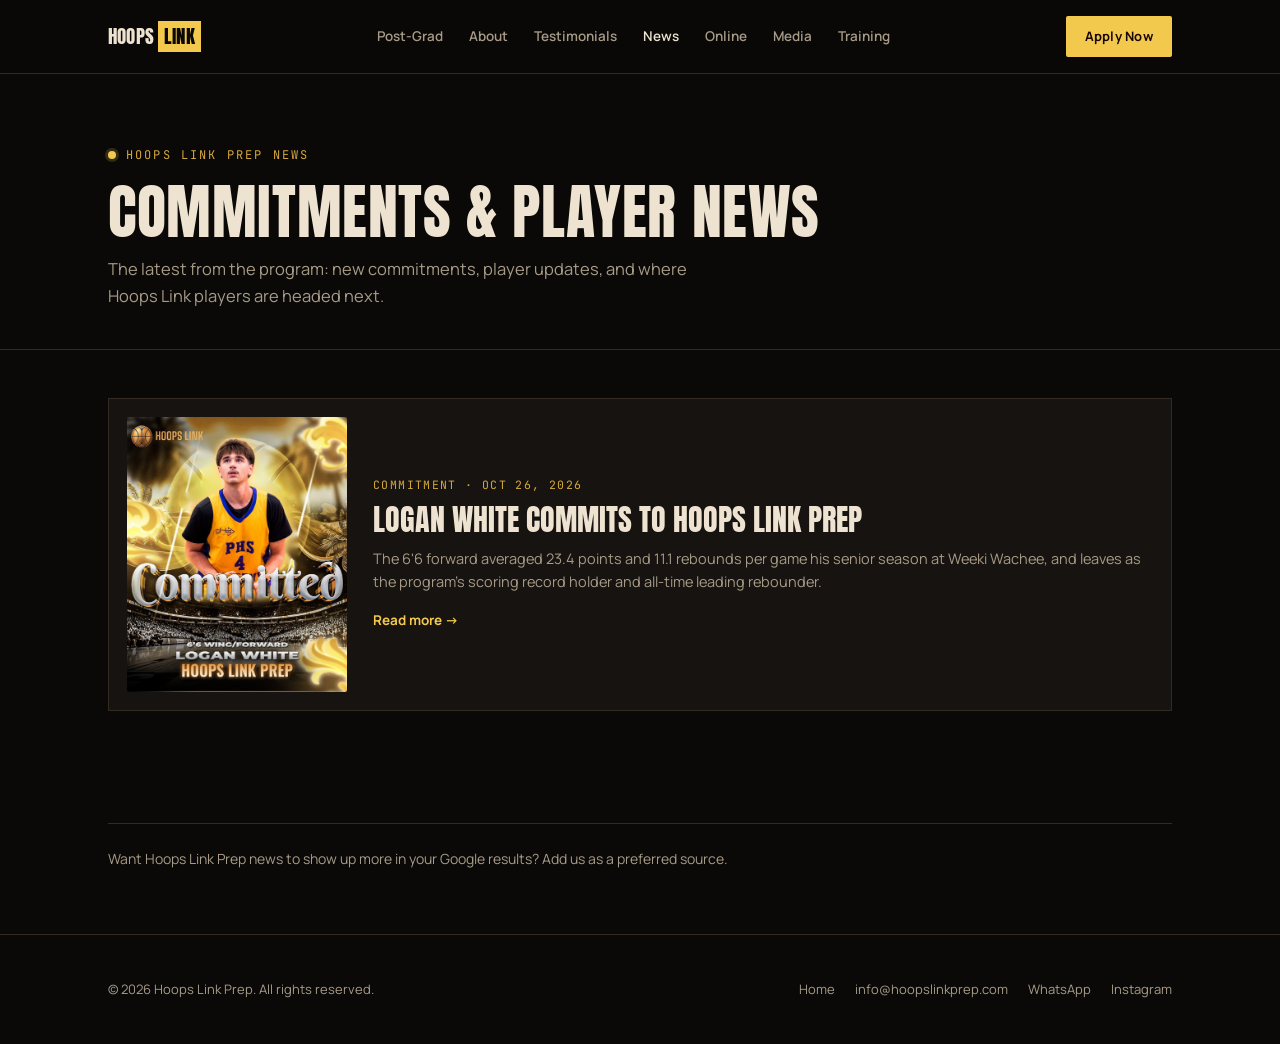
<file: news/index.html>
<!DOCTYPE html>
<html lang="en">
<head>
<!-- Google tag (gtag.js) -->
<script async src="https://www.googletagmanager.com/gtag/js?id=G-XSJRLJCHDC"></script>
<script>
  window.dataLayer = window.dataLayer || [];
  function gtag(){dataLayer.push(arguments);}
  gtag('js', new Date());
  gtag('config', 'G-XSJRLJCHDC');
</script>
<meta charset="UTF-8">
<meta name="viewport" content="width=device-width, initial-scale=1.0">
<title>News | Hoops Link Prep</title>
<meta name="description" content="Commitments, player updates, and program news from Hoops Link Prep, the post-grad basketball program in Trinity, Florida.">
<link rel="canonical" href="https://hoopslinkprep.com/news/">
<link rel="icon" href="/images/favicon.ico" sizes="any">
<link rel="icon" type="image/png" sizes="32x32" href="/images/icon-32.png">
<link rel="apple-touch-icon" sizes="180x180" href="/images/icon-180.png">
<meta property="og:title" content="News | Hoops Link Prep">
<meta property="og:description" content="Commitments, player updates, and program news from Hoops Link Prep.">
<meta property="og:image" content="https://hoopslinkprep.com/images/news/logan-white-committed.jpg">
<meta property="og:url" content="https://hoopslinkprep.com/news/">
<meta property="og:type" content="website">
<meta name="twitter:card" content="summary_large_image">
<link rel="preconnect" href="https://fonts.googleapis.com">
<link rel="preconnect" href="https://fonts.gstatic.com" crossorigin>
<link href="https://fonts.googleapis.com/css2?family=Anton&family=JetBrains+Mono:wght@400;500;700&family=Manrope:wght@400;500;600;700;800&display=swap" rel="stylesheet">
<link rel="stylesheet" href="/news/news.css">
<script async src="https://news.google.com/swg/js/v1/publisher.js"></script>
</head>
<body>

<header>
  <nav>
    <a href="/" class="logo"><span>HOOPS</span><span>LINK</span></a>
    <div class="navlinks">
      <a href="/#post-grad">Post-Grad</a>
      <a href="/#about">About</a>
      <a href="/#testimonials">Testimonials</a>
      <a href="/news/" class="current">News</a>
      <a href="/#online-training">Online</a>
      <a href="/#media">Media</a>
      <a href="/#training">Training</a>
    </div>
    <a href="/#apply" class="btn btn-primary btn-sm">Apply Now</a>
  </nav>
</header>

<main>
  <section class="page-head">
    <div class="wrap">
      <span class="eyebrow">Hoops Link Prep News</span>
      <h1 class="display">Commitments &amp; player news</h1>
      <p>The latest from the program: new commitments, player updates, and where Hoops Link players are headed next.</p>
    </div>
  </section>

  <div class="wrap">
    <div class="news-list">
      <!-- Newest posts go at the top. Copy this <a class="news-card"> block for each new post. -->
      <a href="/news/logan-white-commits.html" class="news-card">
        <img src="/images/news/logan-white-committed.jpg" alt="Logan White commitment graphic" width="1080" height="1343" loading="lazy">
        <div>
          <div class="news-meta">Commitment · Oct 26, 2026</div>
          <h2>Logan White commits to Hoops Link Prep</h2>
          <p>The 6'6 forward averaged 23.4 points and 11.1 rebounds per game his senior season at Weeki Wachee, and leaves as the program's scoring record holder and all-time leading rebounder.</p>
          <span class="read-more">Read more →</span>
        </div>
      </a>
    </div>

    <div class="source-box" style="margin-bottom:64px;">
      <p>Want Hoops Link Prep news to show up more in your Google results? Add us as a preferred source.</p>
      <div google-add-preferred-source-btn data-theme="dark"></div>
      <noscript><a href="https://www.google.com/preferences/source?q=hoopslinkprep.com" target="_blank" rel="noopener">Add Hoops Link Prep as a preferred source on Google</a></noscript>
    </div>
  </div>
</main>

<footer>
  <div class="wrap foot-grid">
    <p>© 2026 Hoops Link Prep. All rights reserved.</p>
    <div class="foot-links">
      <a href="/">Home</a>
      <a href="mailto:info@hoopslinkprep.com">info@hoopslinkprep.com</a>
      <a href="https://wa.me/qr/2RAWRQTTPULUK1" target="_blank" rel="noopener">WhatsApp</a>
      <a href="https://instagram.com/hoopslinkmedia" target="_blank" rel="noopener">Instagram</a>
    </div>
  </div>
</footer>

<script src="/news/news.js"></script>
</body>
</html>
</file>
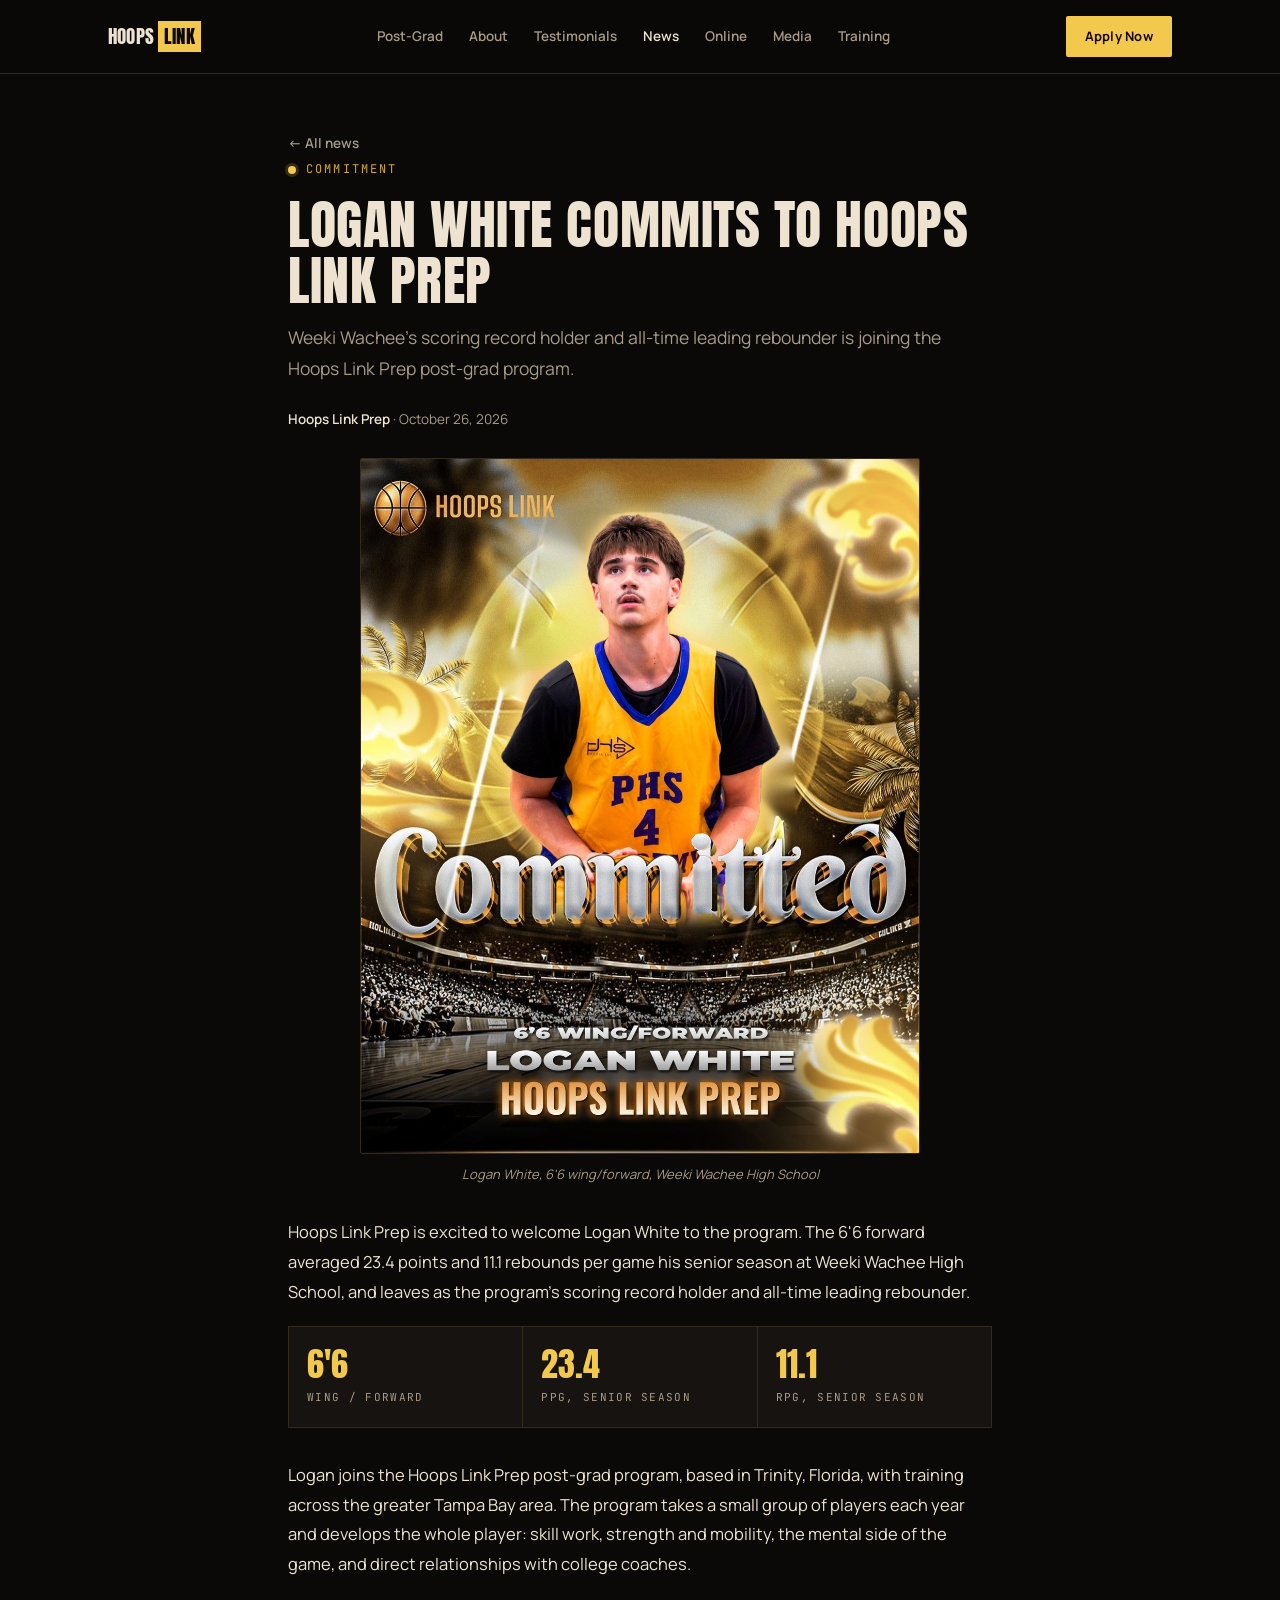
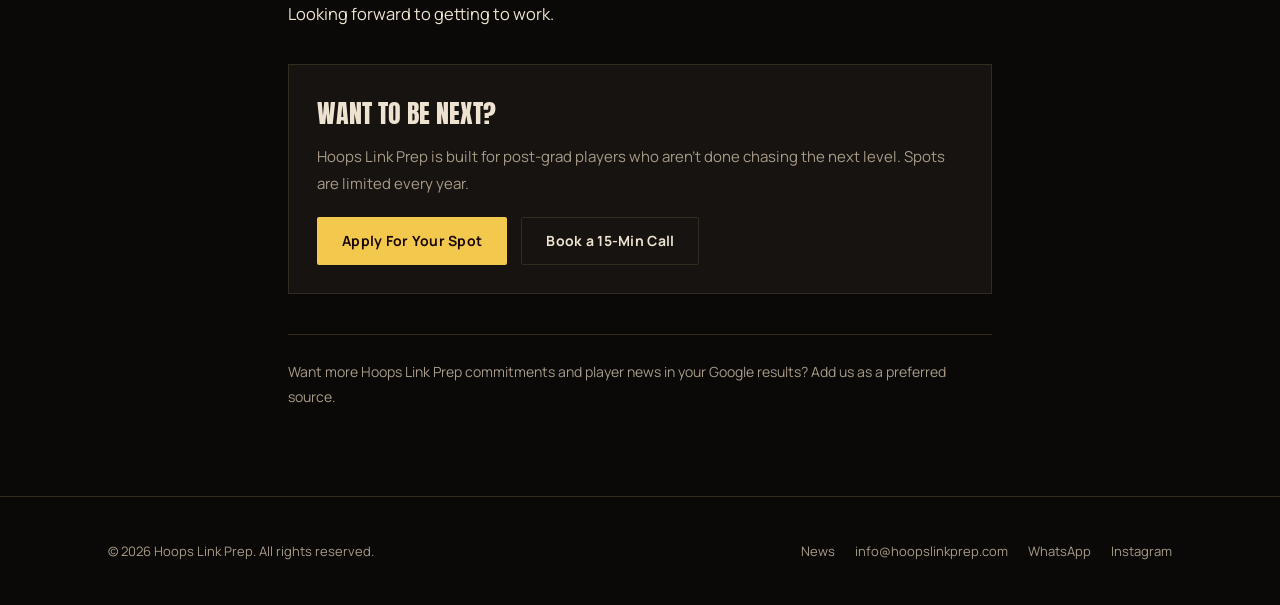
<file: news/logan-white-commits.html>
<!DOCTYPE html>
<html lang="en">
<head>
<!-- Google tag (gtag.js) -->
<script async src="https://www.googletagmanager.com/gtag/js?id=G-XSJRLJCHDC"></script>
<script>
  window.dataLayer = window.dataLayer || [];
  function gtag(){dataLayer.push(arguments);}
  gtag('js', new Date());
  gtag('config', 'G-XSJRLJCHDC');
</script>
<meta charset="UTF-8">
<meta name="viewport" content="width=device-width, initial-scale=1.0">
<title>Logan White Commits to Hoops Link Prep | Hoops Link Prep News</title>
<meta name="description" content="6'6 forward Logan White, Weeki Wachee's scoring record holder and all-time leading rebounder, commits to the Hoops Link Prep post-grad program after averaging 23.4 points and 11.1 rebounds as a senior.">
<link rel="canonical" href="https://hoopslinkprep.com/news/logan-white-commits.html">
<link rel="icon" href="/images/favicon.ico" sizes="any">
<link rel="icon" type="image/png" sizes="32x32" href="/images/icon-32.png">
<link rel="apple-touch-icon" sizes="180x180" href="/images/icon-180.png">
<meta property="og:title" content="Logan White Commits to Hoops Link Prep">
<meta property="og:description" content="Weeki Wachee's scoring record holder and all-time leading rebounder is headed to Hoops Link Prep.">
<meta property="og:image" content="https://hoopslinkprep.com/images/news/logan-white-committed.jpg">
<meta property="og:url" content="https://hoopslinkprep.com/news/logan-white-commits.html">
<meta property="og:type" content="article">
<meta property="article:published_time" content="2026-10-26">
<meta name="twitter:card" content="summary_large_image">
<meta name="twitter:title" content="Logan White Commits to Hoops Link Prep">
<meta name="twitter:description" content="Weeki Wachee's scoring record holder and all-time leading rebounder is headed to Hoops Link Prep.">
<meta name="twitter:image" content="https://hoopslinkprep.com/images/news/logan-white-committed.jpg">
<link rel="preconnect" href="https://fonts.googleapis.com">
<link rel="preconnect" href="https://fonts.gstatic.com" crossorigin>
<link href="https://fonts.googleapis.com/css2?family=Anton&family=JetBrains+Mono:wght@400;500;700&family=Manrope:wght@400;500;600;700;800&display=swap" rel="stylesheet">
<link rel="stylesheet" href="/news/news.css">
<script async src="https://news.google.com/swg/js/v1/publisher.js"></script>
<script type="application/ld+json">
{
  "@context": "https://schema.org",
  "@type": "NewsArticle",
  "headline": "Logan White Commits to Hoops Link Prep",
  "description": "6'6 forward Logan White, Weeki Wachee's scoring record holder and all-time leading rebounder, commits to the Hoops Link Prep post-grad program.",
  "image": ["https://hoopslinkprep.com/images/news/logan-white-committed.jpg"],
  "datePublished": "2026-10-26",
  "dateModified": "2026-10-26",
  "mainEntityOfPage": "https://hoopslinkprep.com/news/logan-white-commits.html",
  "author": {
    "@type": "Organization",
    "name": "Hoops Link Prep",
    "url": "https://hoopslinkprep.com"
  },
  "publisher": {
    "@type": "Organization",
    "name": "Hoops Link Prep",
    "url": "https://hoopslinkprep.com",
    "logo": {
      "@type": "ImageObject",
      "url": "https://hoopslinkprep.com/images/icon-512.png"
    }
  },
  "about": {
    "@type": "Person",
    "name": "Logan White",
    "height": "6'6\"",
    "alumniOf": {
      "@type": "HighSchool",
      "name": "Weeki Wachee High School"
    }
  }
}
</script>
</head>
<body>

<header>
  <nav>
    <a href="/" class="logo"><span>HOOPS</span><span>LINK</span></a>
    <div class="navlinks">
      <a href="/#post-grad">Post-Grad</a>
      <a href="/#about">About</a>
      <a href="/#testimonials">Testimonials</a>
      <a href="/news/" class="current">News</a>
      <a href="/#online-training">Online</a>
      <a href="/#media">Media</a>
      <a href="/#training">Training</a>
    </div>
    <a href="/#apply" class="btn btn-primary btn-sm">Apply Now</a>
  </nav>
</header>

<main>
  <article class="article">
    <div class="wrap narrow">
      <a href="/news/" class="back-link">← All news</a>
      <span class="eyebrow">Commitment</span>
      <h1 class="display">Logan White commits to Hoops Link Prep</h1>
      <p class="dek">Weeki Wachee's scoring record holder and all-time leading rebounder is joining the Hoops Link Prep post-grad program.</p>
      <div class="byline"><b>Hoops Link Prep</b> · <time datetime="2026-10-26">October 26, 2026</time></div>

      <figure>
        <img src="/images/news/logan-white-committed.jpg" alt="Logan White commitment graphic: 6'6 Wing/Forward, Hoops Link Prep" width="1080" height="1343">
        <figcaption>Logan White, 6'6 wing/forward, Weeki Wachee High School</figcaption>
      </figure>

      <p>Hoops Link Prep is excited to welcome Logan White to the program. The 6'6 forward averaged 23.4 points and 11.1 rebounds per game his senior season at Weeki Wachee High School, and leaves as the program's scoring record holder and all-time leading rebounder.</p>

      <div class="stat-row">
        <div class="stat"><div class="stat-num">6'6</div><div class="stat-label">Wing / Forward</div></div>
        <div class="stat"><div class="stat-num">23.4</div><div class="stat-label">PPG, senior season</div></div>
        <div class="stat"><div class="stat-num">11.1</div><div class="stat-label">RPG, senior season</div></div>
      </div>

      <p>Logan joins the Hoops Link Prep post-grad program, based in Trinity, Florida, with training across the greater Tampa Bay area. The program takes a small group of players each year and develops the whole player: skill work, strength and mobility, the mental side of the game, and direct relationships with college coaches.</p>

      <p>Looking forward to getting to work.</p>

      <div class="cta-box">
        <h2>Want to be next?</h2>
        <p>Hoops Link Prep is built for post-grad players who aren't done chasing the next level. Spots are limited every year.</p>
        <div class="cta-row">
          <a href="/#apply" class="btn btn-primary">Apply For Your Spot</a>
          <a href="https://calendly.com/hoopslinkbiz/30min" target="_blank" rel="noopener" class="btn btn-outline">Book a 15-Min Call</a>
        </div>
      </div>

      <div class="source-box">
        <p>Want more Hoops Link Prep commitments and player news in your Google results? Add us as a preferred source.</p>
        <div google-add-preferred-source-btn data-theme="dark"></div>
        <noscript><a href="https://www.google.com/preferences/source?q=hoopslinkprep.com" target="_blank" rel="noopener">Add Hoops Link Prep as a preferred source on Google</a></noscript>
      </div>
    </div>
  </article>
</main>

<footer>
  <div class="wrap foot-grid">
    <p>© 2026 Hoops Link Prep. All rights reserved.</p>
    <div class="foot-links">
      <a href="/news/">News</a>
      <a href="mailto:info@hoopslinkprep.com">info@hoopslinkprep.com</a>
      <a href="https://wa.me/qr/2RAWRQTTPULUK1" target="_blank" rel="noopener">WhatsApp</a>
      <a href="https://instagram.com/hoopslinkmedia" target="_blank" rel="noopener">Instagram</a>
    </div>
  </div>
</footer>

<script src="/news/news.js"></script>
</body>
</html>
</file>
<file: news/news.css>
/* Shared styles for /news pages — mirrors the tokens in index.html */
:root{
  --bg:#0A0908;
  --bg-elev:#171310;
  --bg-elev-2:#1F1A15;
  --cream:#EDE3D0;
  --mute:#A79B87;
  --line:#332A20;
  --radius:2px;
  --gold:#D4A73C;
  --gold-bright:#F2C94C;
  --gold-dark:#8C6D1F;
}
*{box-sizing:border-box;}
body{
  margin:0;
  background:var(--bg);
  color:var(--cream);
  font-family:'Manrope',sans-serif;
  line-height:1.6;
  -webkit-font-smoothing:antialiased;
}
img{display:block;max-width:100%;}
a{color:inherit;}
.display{font-family:'Anton',sans-serif;text-transform:uppercase;letter-spacing:0.01em;font-weight:400;}
.wrap{max-width:1120px;margin:0 auto;padding:0 28px;}
.wrap.narrow{max-width:760px;}
.eyebrow{
  font-family:'JetBrains Mono',monospace;
  font-size:12px;letter-spacing:0.18em;text-transform:uppercase;
  color:var(--gold);
  display:flex;align-items:center;gap:10px;
}
.eyebrow::before{
  content:"";width:8px;height:8px;background:var(--gold-bright);
  display:inline-block;border-radius:50%;
  box-shadow:0 0 0 3px rgba(242,201,76,0.18);
}
::selection{background:var(--gold-bright);color:var(--bg);}
:focus-visible{outline:2px solid var(--gold);outline-offset:3px;}

header{
  position:sticky;top:0;z-index:50;
  background:rgba(10,9,8,0.9);
  backdrop-filter:blur(10px);
  border-bottom:1px solid var(--line);
}
nav{display:flex;align-items:center;justify-content:space-between;padding:16px 28px;max-width:1120px;margin:0 auto;}
.logo{font-family:'Anton',sans-serif;font-size:19px;text-decoration:none;display:flex;letter-spacing:0.01em;}
.logo span:first-child{color:var(--cream);}
.logo span:last-child{color:var(--bg);background:var(--gold-bright);padding:0 6px;margin-left:4px;}
.navlinks{display:none;gap:26px;font-size:13.5px;font-weight:600;}
.navlinks a{text-decoration:none;color:var(--mute);transition:color .15s;}
.navlinks a:hover,.navlinks a.current{color:var(--cream);}
@media(min-width:900px){.navlinks{display:flex;}}

.btn{
  font-family:'Manrope',sans-serif;font-weight:700;font-size:14px;letter-spacing:0.02em;
  padding:12px 24px;border-radius:var(--radius);border:1px solid transparent;cursor:pointer;
  text-decoration:none;display:inline-flex;align-items:center;justify-content:center;gap:8px;
  transition:transform .15s ease, background .15s ease, border-color .15s ease;
}
.btn-primary{background:var(--gold-bright);color:#1a0705;}
.btn-primary:hover{background:#ffd965;transform:translateY(-1px);}
.btn-outline{border-color:var(--line);color:var(--cream);background:transparent;}
.btn-outline:hover{border-color:var(--gold);color:var(--gold);}
.btn-sm{padding:9px 18px;font-size:13px;}

.page-head{padding:72px 0 40px;border-bottom:1px solid var(--line);}
.page-head h1{font-size:clamp(34px,5.5vw,60px);line-height:1.02;margin:16px 0 14px;}
.page-head p{color:var(--mute);font-size:16.5px;max-width:620px;margin:0;}

/* News list */
.news-list{display:grid;gap:22px;padding:48px 0 72px;}
.news-card{
  display:grid;grid-template-columns:220px 1fr;gap:26px;align-items:center;
  background:var(--bg-elev);border:1px solid var(--line);padding:18px;
  text-decoration:none;transition:border-color .15s;
}
.news-card:hover{border-color:var(--gold);}
.news-card img{width:100%;height:auto;aspect-ratio:4/5;object-fit:cover;border-radius:var(--radius);}
.news-card h2{font-family:'Anton',sans-serif;text-transform:uppercase;font-weight:400;font-size:clamp(22px,3vw,30px);line-height:1.08;margin:10px 0 10px;}
.news-card p{color:var(--mute);font-size:14.5px;margin:0 0 14px;}
.news-meta{font-family:'JetBrains Mono',monospace;font-size:11.5px;letter-spacing:0.12em;text-transform:uppercase;color:var(--gold);}
.read-more{font-weight:700;font-size:13.5px;color:var(--gold-bright);}
@media(max-width:620px){.news-card{grid-template-columns:1fr;}}

/* Article */
.article{padding:56px 0 72px;}
.article h1{font-size:clamp(32px,5.2vw,54px);line-height:1.04;margin:16px 0 14px;}
.article .dek{color:var(--mute);font-size:17.5px;margin:0 0 24px;}
.article .byline{font-size:13.5px;color:var(--mute);margin-bottom:28px;}
.article .byline b{color:var(--cream);font-weight:600;}
.article figure{margin:0 0 32px;}
.article figure img{width:100%;height:auto;max-width:560px;margin:0 auto;border:1px solid var(--line);border-radius:var(--radius);}
.article figcaption{font-style:italic;font-size:13px;color:var(--mute);margin-top:10px;text-align:center;}
.article p{font-size:16.5px;line-height:1.8;margin:0 0 20px;}
.stat-row{display:grid;grid-template-columns:repeat(3,1fr);gap:1px;background:var(--line);border:1px solid var(--line);margin:8px 0 32px;}
.stat{background:var(--bg-elev);padding:20px 18px;}
.stat-num{font-family:'Anton',sans-serif;font-size:34px;line-height:1;color:var(--gold-bright);}
.stat-label{font-family:'JetBrains Mono',monospace;font-size:11px;letter-spacing:0.12em;text-transform:uppercase;color:var(--mute);margin-top:8px;}
@media(max-width:520px){.stat{padding:16px 12px;}.stat-num{font-size:26px;}.stat-label{font-size:9.5px;letter-spacing:0.08em;}}
.source-fallback{display:inline-flex;}
.back-link{display:inline-block;margin-bottom:6px;font-size:13.5px;font-weight:600;color:var(--mute);text-decoration:none;}
.back-link:hover{color:var(--cream);}

/* Calls to action */
.cta-box{background:var(--bg-elev);border:1px solid var(--line);padding:28px;margin-top:36px;}
.cta-box h2{font-family:'Anton',sans-serif;text-transform:uppercase;font-weight:400;font-size:26px;margin:0 0 8px;}
.cta-box p{color:var(--mute);font-size:15px;margin:0 0 20px;}
.cta-row{display:flex;gap:14px;flex-wrap:wrap;}
.source-box{border-top:1px solid var(--line);margin-top:40px;padding-top:24px;}
.source-box p{color:var(--mute);font-size:14px;margin:0 0 14px;}

footer{padding:44px 0;border-top:1px solid var(--line);}
.foot-grid{display:flex;justify-content:space-between;flex-wrap:wrap;gap:22px;align-items:center;}
.foot-grid p{color:var(--mute);font-size:13px;margin:0;}
.foot-links{display:flex;gap:20px;font-size:13px;flex-wrap:wrap;}
.foot-links a{text-decoration:none;color:var(--mute);}
.foot-links a:hover{color:var(--cream);}

@media (prefers-reduced-motion: reduce){*{transition:none !important;}}
</file>
